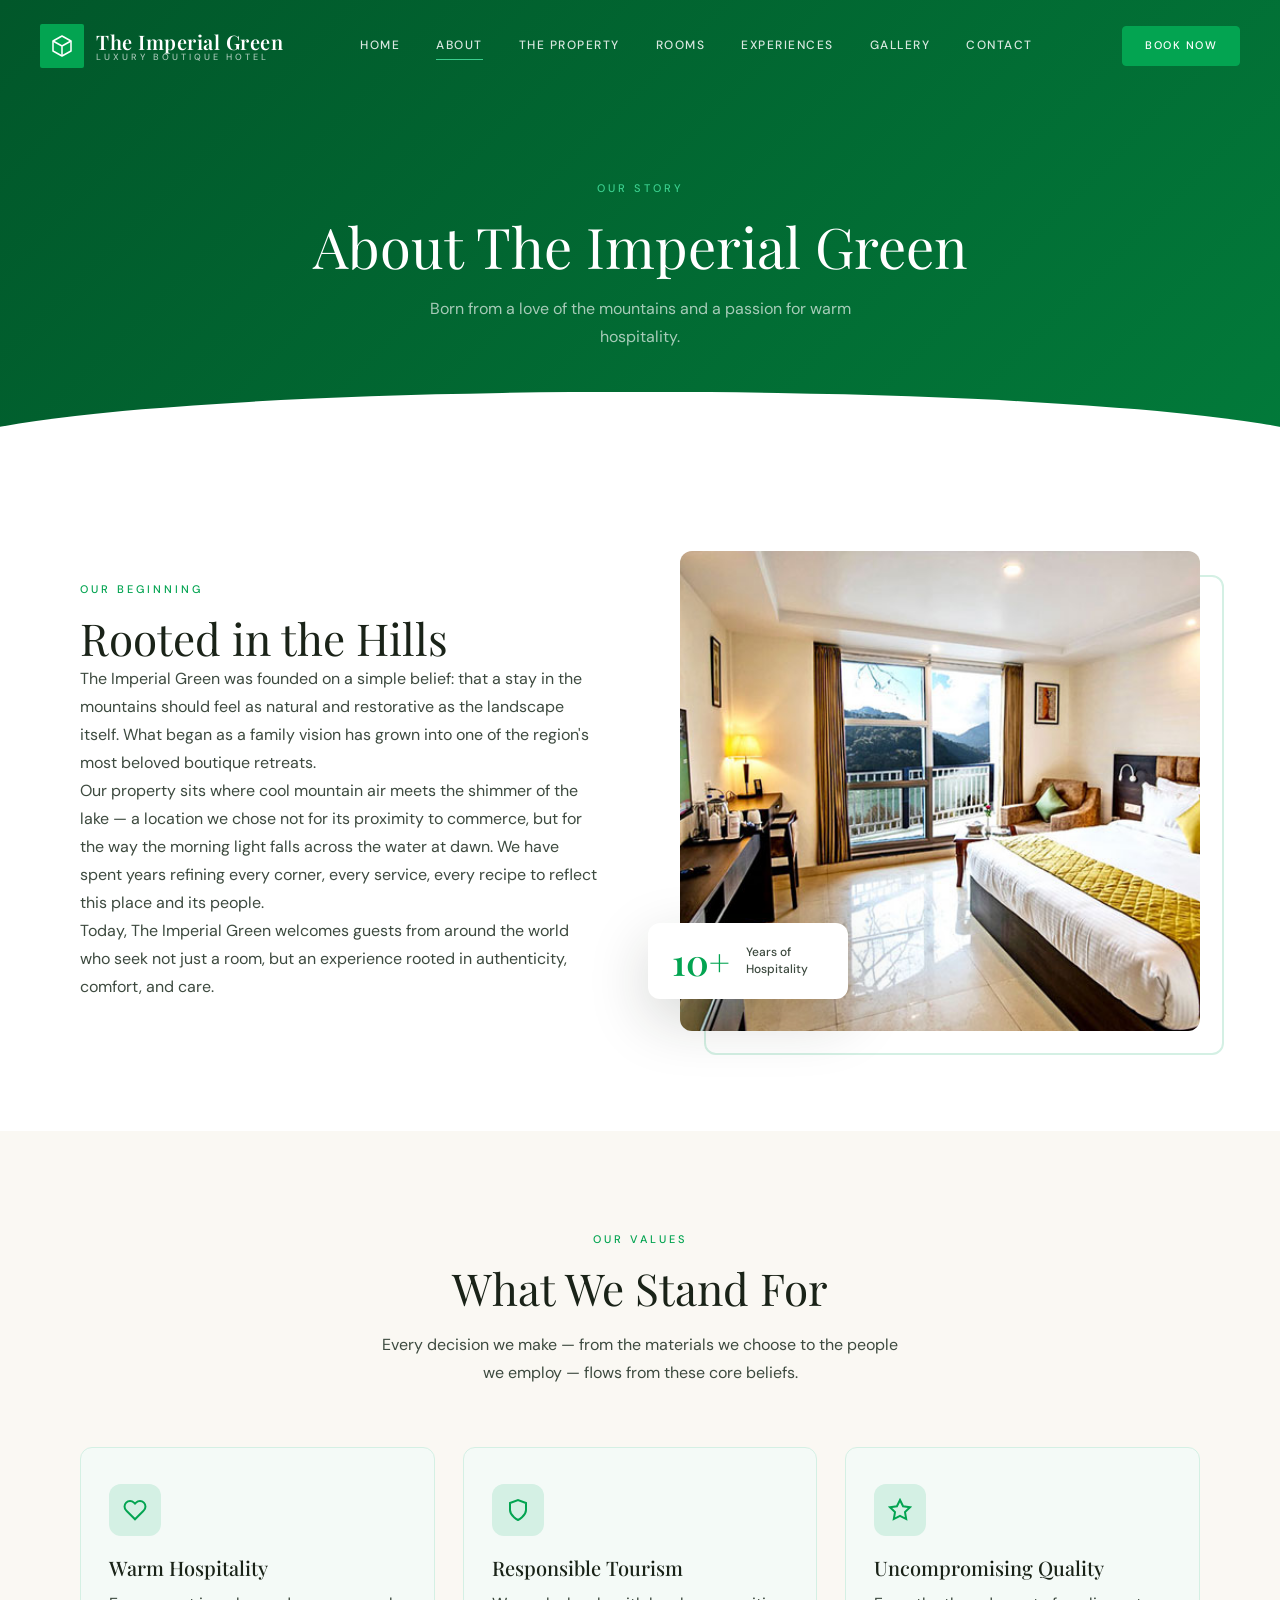
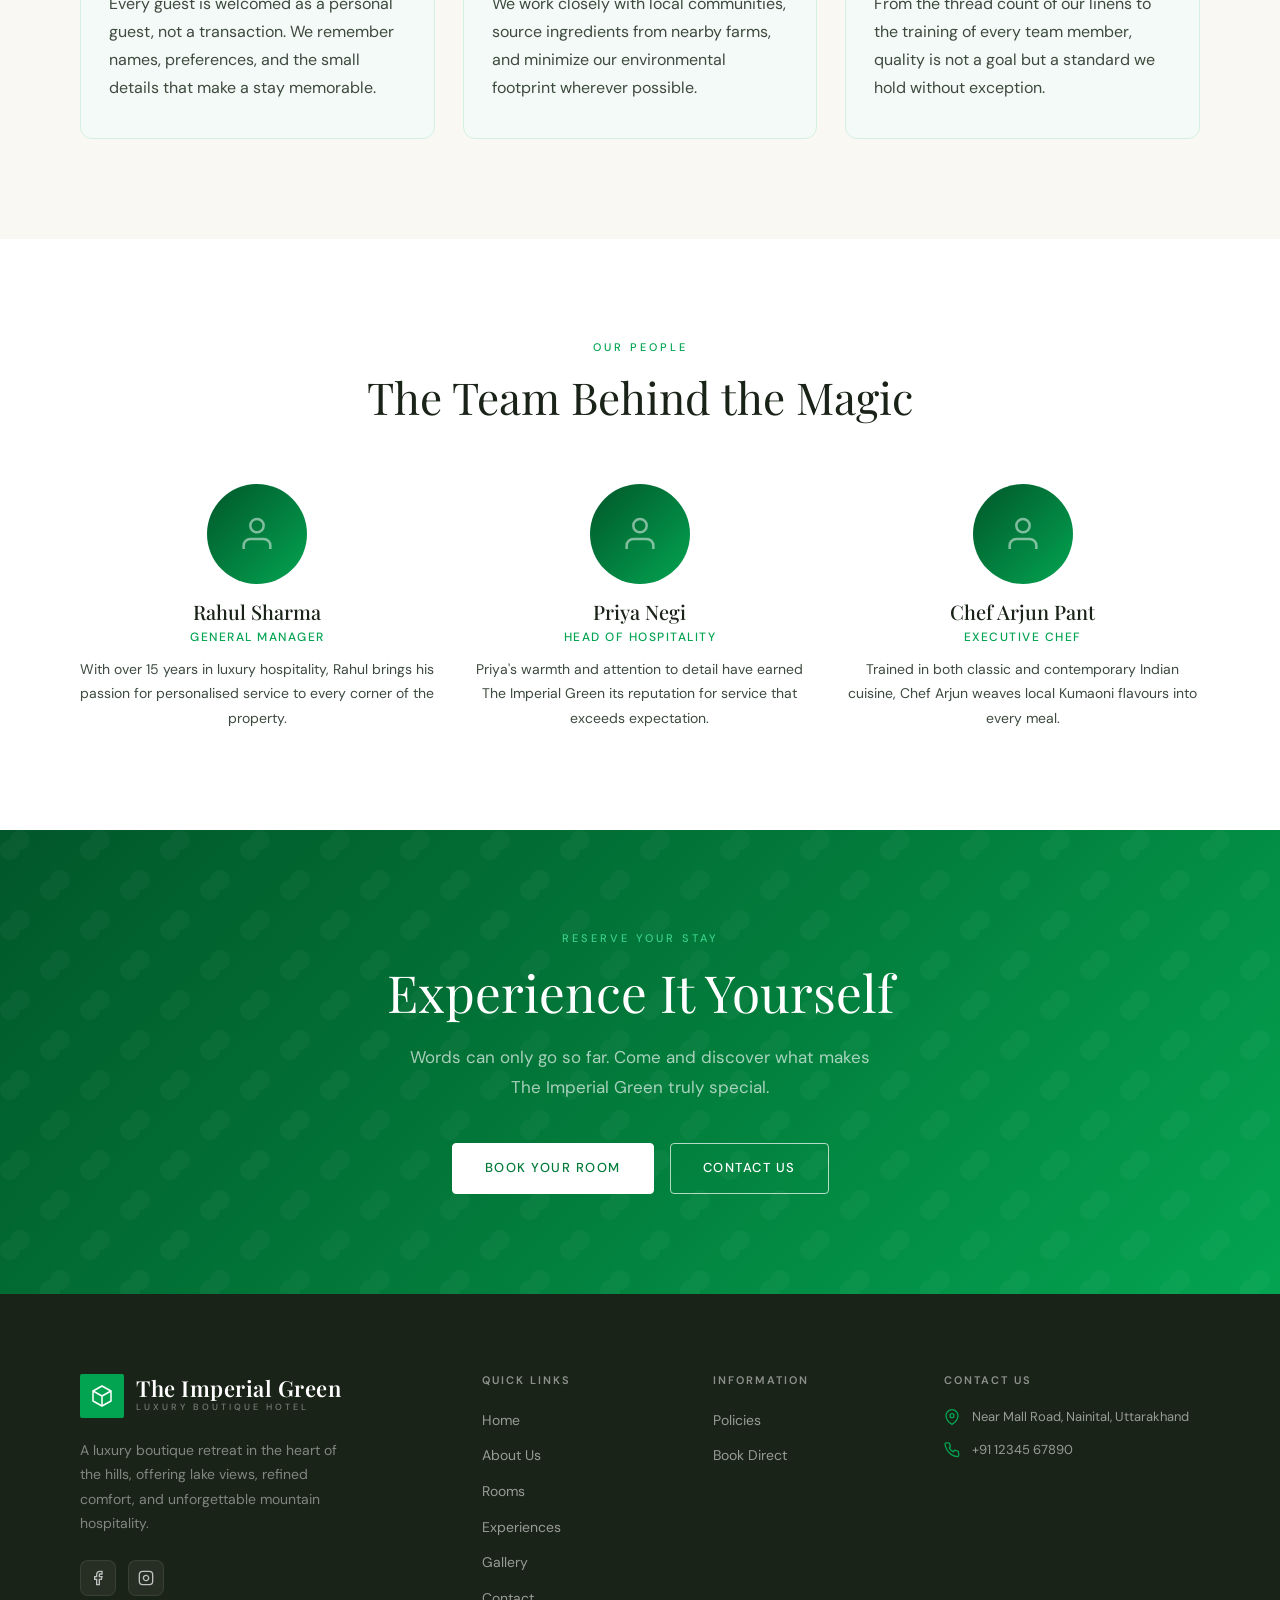
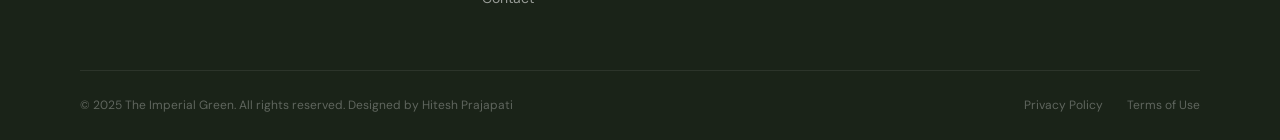
<file: about.html>
<!doctype html>
<html lang="en">
  <head>
    <meta charset="UTF-8" />
    <meta name="viewport" content="width=device-width, initial-scale=1.0" />
    <meta
      name="description"
      content="About The Imperial Green — Our story, our values, and the people who make every stay exceptional."
    />
    <title>About Us | The Imperial Green</title>
    <link rel="stylesheet" href="css/style.css" />
    <link rel="preconnect" href="https://fonts.googleapis.com" />
    <link rel="preconnect" href="https://fonts.gstatic.com" crossorigin />
    <style>
      .about-page-story {
        background: var(--white);
      }
      .story-grid {
        display: grid;
        grid-template-columns: 1fr 1fr;
        gap: 80px;
        align-items: center;
      }
      .values-grid {
        display: grid;
        grid-template-columns: repeat(3, 1fr);
        gap: 28px;
        margin-top: 60px;
      }
      .value-card {
        background: var(--green-bg);
        border-radius: var(--radius-lg);
        padding: 36px 28px;
        border: 1px solid var(--green-pale);
      }
      .value-icon {
        width: 52px;
        height: 52px;
        background: var(--green-pale);
        border-radius: 12px;
        display: flex;
        align-items: center;
        justify-content: center;
        margin-bottom: 20px;
      }
      .value-icon svg {
        width: 24px;
        height: 24px;
        stroke: var(--green);
        fill: none;
      }
      .value-card h3 {
        font-size: 20px;
        margin-bottom: 10px;
      }
      .team-grid {
        display: grid;
        grid-template-columns: repeat(3, 1fr);
        gap: 28px;
      }
      .team-card {
        text-align: center;
      }
      .team-avatar {
        width: 100px;
        height: 100px;
        border-radius: 50%;
        background: linear-gradient(135deg, var(--green-deep), var(--green));
        margin: 0 auto 16px;
        display: flex;
        align-items: center;
        justify-content: center;
      }
      .team-avatar svg {
        width: 40px;
        height: 40px;
        stroke: rgba(255, 255, 255, 0.5);
        fill: none;
      }
      .team-card h3 {
        font-size: 20px;
        margin-bottom: 4px;
      }
      .team-card .role {
        font-size: 12px;
        font-weight: 500;
        letter-spacing: 1.5px;
        text-transform: uppercase;
        color: var(--green);
        display: block;
        margin-bottom: 10px;
      }
      .team-card p {
        font-size: 14px;
      }
      @media (max-width: 768px) {
        .story-grid,
        .values-grid,
        .team-grid {
          grid-template-columns: 1fr;
          gap: 40px;
        }
      }
    </style>
  </head>
  <body>
    <!-- HEADER -->
    <header id="header" class="transparent">
      <div class="header-inner">
        <a href="index.html" class="logo">
          <div class="logo-wrap">
            <div class="logo-mark">
              <svg viewBox="0 0 24 24" fill="none">
                <path
                  d="M12 2L3 7v10l9 5 9-5V7L12 2z"
                  stroke="white"
                  stroke-width="1.5"
                  stroke-linejoin="round"
                />
                <path
                  d="M12 22V12M3 7l9 5 9-5"
                  stroke="white"
                  stroke-width="1.5"
                  stroke-linejoin="round"
                />
              </svg>
            </div>
            <div class="logo-text">
              <span class="logo-name">The Imperial Green</span>
              <span class="logo-tagline">Luxury Boutique Hotel</span>
            </div>
          </div>
        </a>
        <nav class="nav-links">
          <a href="index.html">Home</a>
          <a href="about.html" class="active">About</a>
          <a href="property.html">The Property</a>
          <a href="rooms.html">Rooms</a>
          <a href="experiences.html">Experiences</a>
          <a href="gallery.html">Gallery</a>
          <a href="contact.html">Contact</a>
        </nav>
        <div class="nav-book">
          <a
            href="https://bookings.theimperialgreen.com/?propertyId=11531"
            target="_blank"
            rel="noopener"
            class="btn btn-primary"
            >Book Now</a
          >
        </div>
        <button class="hamburger" id="hamburger" aria-label="Open menu">
          <span></span><span></span><span></span>
        </button>
      </div>
    </header>
    <nav class="mobile-nav" id="mobile-nav">
      <a href="index.html">Home</a><a href="about.html">About</a
      ><a href="property.html">The Property</a> <a href="rooms.html">Rooms</a
      ><a href="experiences.html">Experiences</a
      ><a href="gallery.html">Gallery</a>
      <a href="contact.html">Contact</a>
      <a
        href="https://bookings.theimperialgreen.com/?propertyId=11531"
        target="_blank"
        rel="noopener"
        class="btn btn-primary"
        >Book Now</a
      >
    </nav>

    <!-- PAGE HERO -->
    <div class="page-hero">
      <div class="container">
        <span class="eyebrow">Our Story</span>
        <h1>About The Imperial Green</h1>
        <p>
          Born from a love of the mountains and a passion for warm hospitality.
        </p>
      </div>
    </div>

    <!-- STORY -->
    <section class="about-page-story section">
      <div class="container">
        <div class="story-grid">
          <div class="reveal">
            <span class="eyebrow">Our Beginning</span>
            <h2>Rooted in the Hills</h2>
            <p>
              The Imperial Green was founded on a simple belief: that a stay in
              the mountains should feel as natural and restorative as the
              landscape itself. What began as a family vision has grown into one
              of the region's most beloved boutique retreats.
            </p>
            <p>
              Our property sits where cool mountain air meets the shimmer of the
              lake — a location we chose not for its proximity to commerce, but
              for the way the morning light falls across the water at dawn. We
              have spent years refining every corner, every service, every
              recipe to reflect this place and its people.
            </p>
            <p>
              Today, The Imperial Green welcomes guests from around the world
              who seek not just a room, but an experience rooted in
              authenticity, comfort, and care.
            </p>
          </div>
          <div
            class="about-image-wrap reveal reveal-delay-2"
            style="height: 480px"
          >
            <img
              src="assets/img/about/about-1.jpg"
              alt="Hotel founding story"
              class="about-img-main"
              loading="lazy"
              onerror="
                this.style.display = 'none';
                this.nextElementSibling.style.display = 'flex';
              "
            />
            <div
              style="
                display: none;
                width: 100%;
                height: 100%;
                border-radius: 12px;
                background: linear-gradient(135deg, #01572a, #3bcf8e);
                align-items: center;
                justify-content: center;
                position: absolute;
                inset: 0;
              "
            >
              <svg
                width="80"
                height="80"
                viewBox="0 0 24 24"
                fill="none"
                stroke="rgba(255,255,255,0.2)"
                stroke-width="1"
              >
                <path d="M3 9l9-7 9 7v11a2 2 0 0 1-2 2H5a2 2 0 0 1-2-2z" />
              </svg>
            </div>
            <div class="about-img-badge">
              <span class="about-badge-number">10+</span>
              <span class="about-badge-text">Years of<br />Hospitality</span>
            </div>
          </div>
        </div>
      </div>
    </section>

    <!-- VALUES -->
    <section class="section" style="background: var(--cream)">
      <div class="container">
        <div class="section-header center reveal">
          <span class="eyebrow">Our Values</span>
          <h2>What We Stand For</h2>
          <p>
            Every decision we make — from the materials we choose to the people
            we employ — flows from these core beliefs.
          </p>
        </div>
        <div class="values-grid">
          <div class="value-card reveal reveal-delay-1">
            <div class="value-icon">
              <svg viewBox="0 0 24 24" stroke-width="2">
                <path
                  d="M20.84 4.61a5.5 5.5 0 0 0-7.78 0L12 5.67l-1.06-1.06a5.5 5.5 0 0 0-7.78 7.78l1.06 1.06L12 21.23l7.78-7.78 1.06-1.06a5.5 5.5 0 0 0 0-7.78z"
                />
              </svg>
            </div>
            <h3>Warm Hospitality</h3>
            <p>
              Every guest is welcomed as a personal guest, not a transaction. We
              remember names, preferences, and the small details that make a
              stay memorable.
            </p>
          </div>
          <div class="value-card reveal reveal-delay-2">
            <div class="value-icon">
              <svg viewBox="0 0 24 24" stroke-width="2">
                <path d="M12 22s8-4 8-10V5l-8-3-8 3v7c0 6 8 10 8 10z" />
              </svg>
            </div>
            <h3>Responsible Tourism</h3>
            <p>
              We work closely with local communities, source ingredients from
              nearby farms, and minimize our environmental footprint wherever
              possible.
            </p>
          </div>
          <div class="value-card reveal reveal-delay-3">
            <div class="value-icon">
              <svg viewBox="0 0 24 24" stroke-width="2">
                <polygon
                  points="12 2 15.09 8.26 22 9.27 17 14.14 18.18 21.02 12 17.77 5.82 21.02 7 14.14 2 9.27 8.91 8.26 12 2"
                />
              </svg>
            </div>
            <h3>Uncompromising Quality</h3>
            <p>
              From the thread count of our linens to the training of every team
              member, quality is not a goal but a standard we hold without
              exception.
            </p>
          </div>
        </div>
      </div>
    </section>

    <!-- TEAM -->
    <section class="section">
      <div class="container">
        <div class="section-header center reveal">
          <span class="eyebrow">Our People</span>
          <h2>The Team Behind the Magic</h2>
        </div>
        <div class="team-grid">
          <div class="team-card reveal reveal-delay-1">
            <div class="team-avatar">
              <svg viewBox="0 0 24 24" stroke-width="1.5">
                <path d="M20 21v-2a4 4 0 0 0-4-4H8a4 4 0 0 0-4 4v2" />
                <circle cx="12" cy="7" r="4" />
              </svg>
            </div>
            <h3>Rahul Sharma</h3>
            <span class="role">General Manager</span>
            <p>
              With over 15 years in luxury hospitality, Rahul brings his passion
              for personalised service to every corner of the property.
            </p>
          </div>
          <div class="team-card reveal reveal-delay-2">
            <div class="team-avatar">
              <svg viewBox="0 0 24 24" stroke-width="1.5">
                <path d="M20 21v-2a4 4 0 0 0-4-4H8a4 4 0 0 0-4 4v2" />
                <circle cx="12" cy="7" r="4" />
              </svg>
            </div>
            <h3>Priya Negi</h3>
            <span class="role">Head of Hospitality</span>
            <p>
              Priya's warmth and attention to detail have earned The Imperial
              Green its reputation for service that exceeds expectation.
            </p>
          </div>
          <div class="team-card reveal reveal-delay-3">
            <div class="team-avatar">
              <svg viewBox="0 0 24 24" stroke-width="1.5">
                <path d="M20 21v-2a4 4 0 0 0-4-4H8a4 4 0 0 0-4 4v2" />
                <circle cx="12" cy="7" r="4" />
              </svg>
            </div>
            <h3>Chef Arjun Pant</h3>
            <span class="role">Executive Chef</span>
            <p>
              Trained in both classic and contemporary Indian cuisine, Chef
              Arjun weaves local Kumaoni flavours into every meal.
            </p>
          </div>
        </div>
      </div>
    </section>

    <!-- CTA -->
    <section id="cta">
      <div class="container reveal">
        <span class="eyebrow">Reserve Your Stay</span>
        <h2>Experience It Yourself</h2>
        <p>
          Words can only go so far. Come and discover what makes The Imperial
          Green truly special.
        </p>
        <div class="cta-buttons">
          <a
            href="https://bookings.theimperialgreen.com/?propertyId=11531"
            target="_blank"
            rel="noopener"
            class="btn btn-primary"
            style="
              background: white;
              color: var(--green-dark);
              border-color: white;
            "
            >Book Your Room</a
          >
          <a href="contact.html" class="btn btn-outline">Contact Us</a>
        </div>
      </div>
    </section>

    <!-- FOOTER -->
    <footer id="footer">
      <div class="container">
        <div class="footer-grid">
          <div class="footer-brand">
            <div class="logo-wrap">
              <div class="logo-mark">
                <svg viewBox="0 0 24 24" fill="none">
                  <path
                    d="M12 2L3 7v10l9 5 9-5V7L12 2z"
                    stroke="white"
                    stroke-width="1.5"
                    stroke-linejoin="round"
                  />
                  <path
                    d="M12 22V12M3 7l9 5 9-5"
                    stroke="white"
                    stroke-width="1.5"
                    stroke-linejoin="round"
                  />
                </svg>
              </div>
              <div class="logo-text">
                <span class="logo-name">The Imperial Green</span
                ><span class="logo-tagline">Luxury Boutique Hotel</span>
              </div>
            </div>
            <p class="footer-desc">
              A luxury boutique retreat in the heart of the hills, offering lake
              views, refined comfort, and unforgettable mountain hospitality.
            </p>
            <div class="social-links">
              <a href="#" class="social-link" aria-label="Facebook"
                ><svg viewBox="0 0 24 24" stroke-width="2">
                  <path
                    d="M18 2h-3a5 5 0 0 0-5 5v3H7v4h3v8h4v-8h3l1-4h-4V7a1 1 0 0 1 1-1h3z"
                  /></svg
              ></a>
              <a href="#" class="social-link" aria-label="Instagram"
                ><svg viewBox="0 0 24 24" stroke-width="2">
                  <rect x="2" y="2" width="20" height="20" rx="5" />
                  <path d="M16 11.37A4 4 0 1 1 12.63 8 4 4 0 0 1 16 11.37z" />
                  <line x1="17.5" y1="6.5" x2="17.51" y2="6.5" /></svg
              ></a>
            </div>
          </div>
          <div class="footer-col">
            <h4>Quick Links</h4>
            <ul>
              <li><a href="index.html">Home</a></li>
              <li><a href="about.html">About Us</a></li>
              <li><a href="rooms.html">Rooms</a></li>
              <li><a href="experiences.html">Experiences</a></li>
              <li><a href="gallery.html">Gallery</a></li>
              <li><a href="contact.html">Contact</a></li>
            </ul>
          </div>
          <div class="footer-col">
            <h4>Information</h4>
            <ul>
              <li><a href="policies.html">Policies</a></li>
              <li>
                <a
                  href="https://bookings.theimperialgreen.com/?propertyId=11531"
                  target="_blank"
                  rel="noopener"
                  >Book Direct</a
                >
              </li>
            </ul>
          </div>
          <div class="footer-col">
            <h4>Contact Us</h4>
            <div class="footer-contact">
              <div class="footer-contact-item">
                <svg viewBox="0 0 24 24" stroke-width="2">
                  <path d="M21 10c0 7-9 13-9 13s-9-6-9-13a9 9 0 0 1 18 0z" />
                  <circle cx="12" cy="10" r="3" /></svg
                ><span>Near Mall Road, Nainital, Uttarakhand</span>
              </div>
              <div class="footer-contact-item">
                <svg viewBox="0 0 24 24" stroke-width="2">
                  <path
                    d="M22 16.92v3a2 2 0 0 1-2.18 2 19.79 19.79 0 0 1-8.63-3.07A19.5 19.5 0 0 1 4.69 12 19.79 19.79 0 0 1 1.61 3.38 2 2 0 0 1 3.6 1.22h3a2 2 0 0 1 2 1.72c.127.96.361 1.903.7 2.81a2 2 0 0 1-.45 2.11L7.91 8.82a16 16 0 0 0 6.06 6.06l.95-1.95a2 2 0 0 1 2.11-.45c.907.339 1.85.573 2.81.7a2 2 0 0 1 1.72 2.04z"
                  /></svg
                ><span><a href="tel:+911234567890">+91 12345 67890</a></span>
              </div>
            </div>
          </div>
        </div>
        <div class="footer-bottom">
          <p>
            &copy; 2025 The Imperial Green. All rights reserved. Designed by
            <a href="https://github.com/autistickyrios" target="_blank"
              >Hitesh Prajapati</a
            >
          </p>
          <div class="footer-bottom-links">
            <a href="policies.html">Privacy Policy</a
            ><a href="policies.html#terms">Terms of Use</a>
          </div>
        </div>
      </div>
    </footer>

    <script src="js/main.js"></script>
  </body>
</html>
</file>
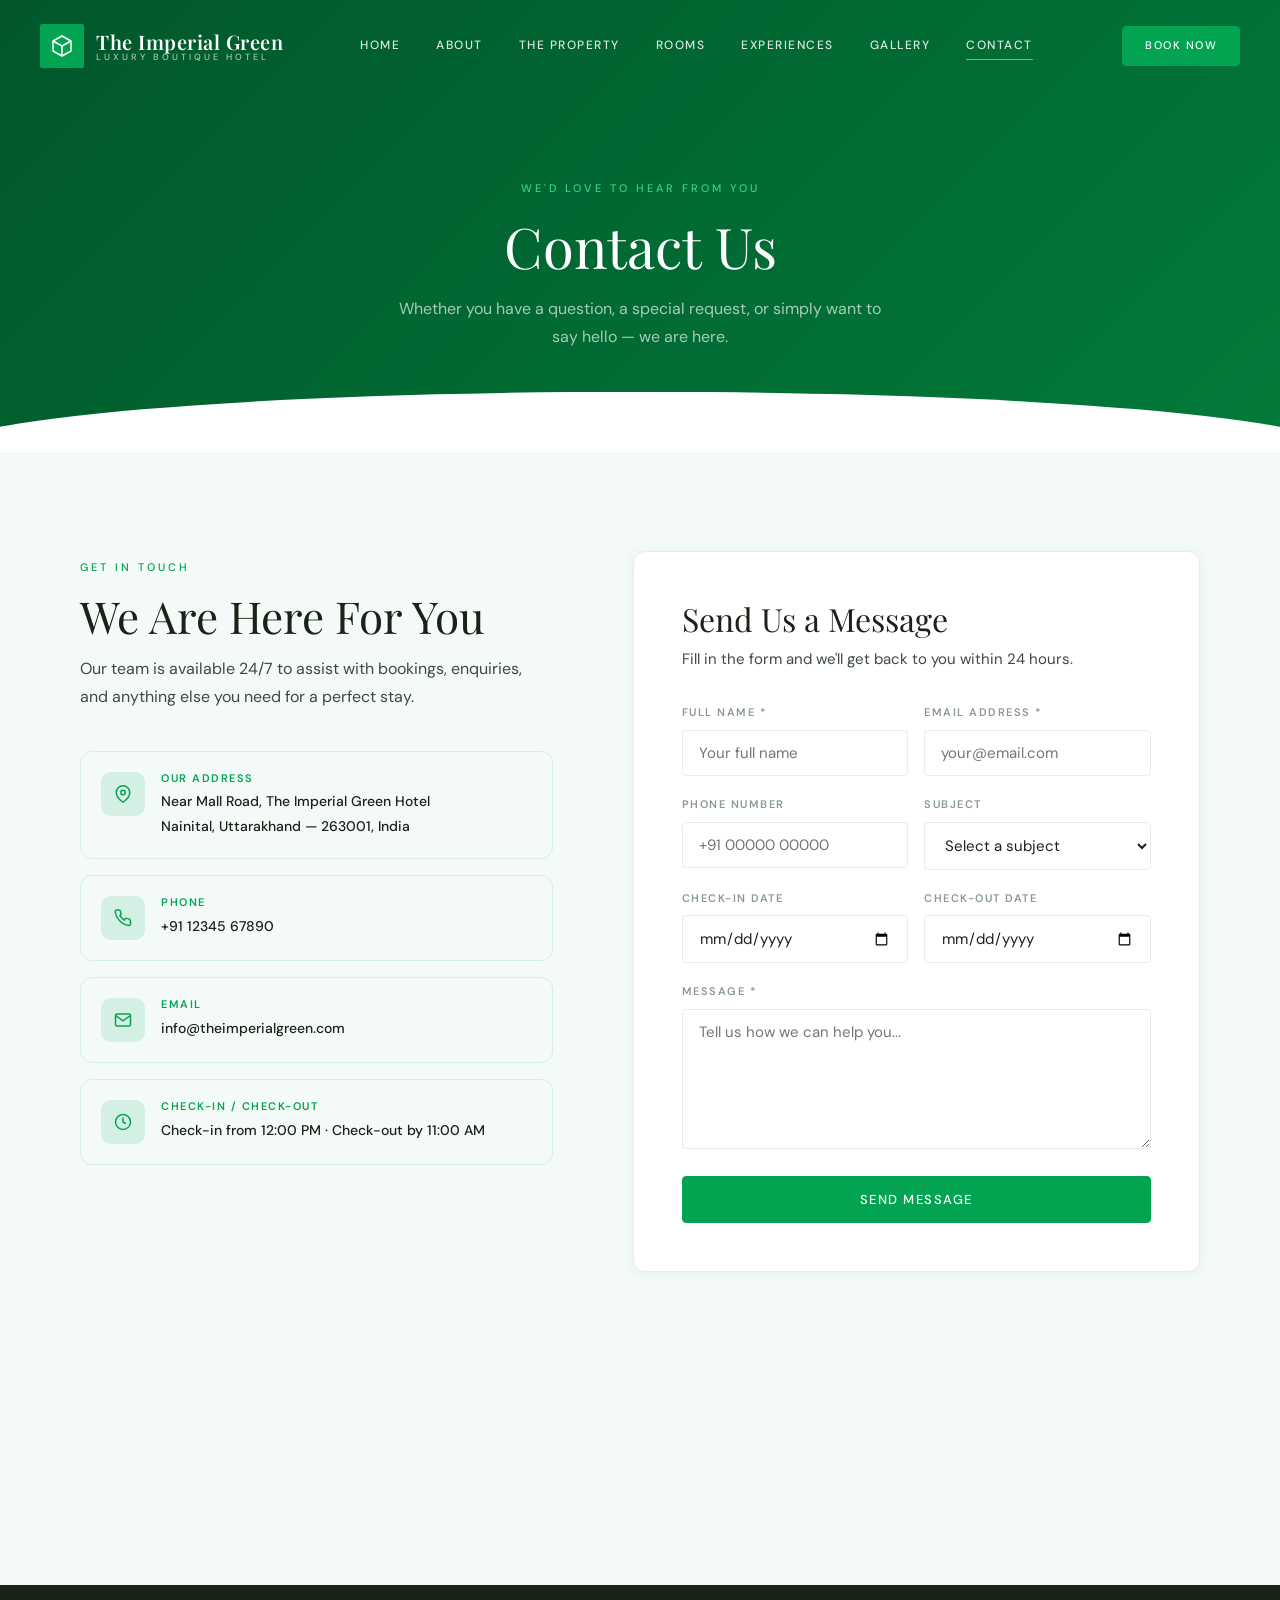
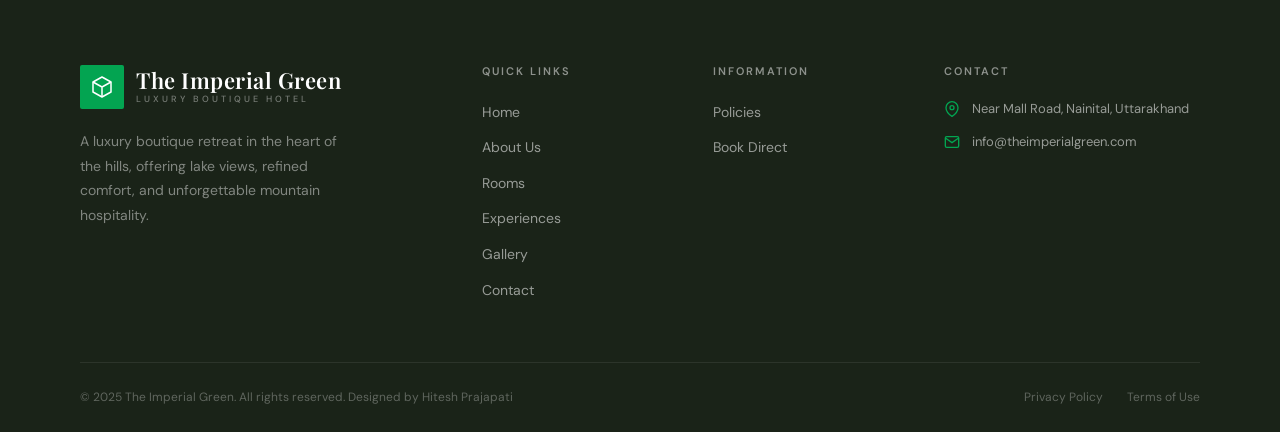
<file: contact.html>
<!doctype html>
<html lang="en">
  <head>
    <meta charset="UTF-8" />
    <meta name="viewport" content="width=device-width, initial-scale=1.0" />
    <meta
      name="description"
      content="Contact The Imperial Green — Reach us by phone, email, or visit us in Nainital."
    />
    <title>Contact | The Imperial Green</title>
    <link rel="stylesheet" href="css/style.css" />
    <link rel="preconnect" href="https://fonts.googleapis.com" />
    <link rel="preconnect" href="https://fonts.gstatic.com" crossorigin />
    <style>
      .contact-page-grid {
        display: grid;
        grid-template-columns: 1fr 1.2fr;
        gap: 80px;
        align-items: start;
      }
      .contact-form-wrap {
        background: var(--white);
        border: 1px solid var(--neutral-light);
        border-radius: var(--radius-lg);
        padding: 48px;
        box-shadow: var(--shadow-sm);
      }
      .contact-form-wrap h2 {
        font-size: 32px;
        margin-bottom: 8px;
      }
      .contact-form-wrap > p {
        font-size: 15px;
        margin-bottom: 32px;
      }
      .form-group {
        margin-bottom: 20px;
      }
      .form-group label {
        display: block;
        font-size: 11px;
        font-weight: 600;
        letter-spacing: 1.5px;
        text-transform: uppercase;
        color: var(--neutral-muted);
        margin-bottom: 8px;
      }
      .form-group input,
      .form-group select,
      .form-group textarea {
        width: 100%;
        padding: 12px 16px;
        border: 1px solid var(--neutral-light);
        border-radius: var(--radius);
        font-family: var(--font-body);
        font-size: 15px;
        color: var(--neutral-dark);
        transition: var(--transition);
        outline: none;
        background: var(--white);
      }
      .form-group input:focus,
      .form-group select:focus,
      .form-group textarea:focus {
        border-color: var(--green);
        box-shadow: 0 0 0 3px rgba(3, 164, 81, 0.1);
      }
      .form-group textarea {
        height: 140px;
        resize: vertical;
      }
      .form-row {
        display: grid;
        grid-template-columns: 1fr 1fr;
        gap: 16px;
      }
      .contact-info-panel {
        padding-top: 8px;
      }
      .contact-info-panel h2 {
        margin-bottom: 12px;
      }
      .contact-info-panel > p {
        margin-bottom: 40px;
      }
      .contact-info-cards {
        display: flex;
        flex-direction: column;
        gap: 16px;
        margin-bottom: 40px;
      }
      .contact-info-card {
        display: flex;
        align-items: flex-start;
        gap: 16px;
        padding: 20px;
        background: var(--green-bg);
        border-radius: var(--radius-lg);
        border: 1px solid var(--green-pale);
      }
      .contact-info-card .contact-icon {
        flex-shrink: 0;
      }
      .contact-info-card h4 {
        font-family: var(--font-body);
        font-size: 11px;
        font-weight: 600;
        letter-spacing: 1.5px;
        text-transform: uppercase;
        color: var(--green);
        margin-bottom: 4px;
      }
      .contact-info-card p {
        font-size: 14px;
        color: var(--neutral-dark);
        font-weight: 500;
        margin: 0;
      }
      .contact-info-card a {
        color: var(--neutral-dark);
        transition: var(--transition);
      }
      .contact-info-card a:hover {
        color: var(--green);
      }
      .map-embed-small {
        height: 280px;
        border-radius: var(--radius-lg);
        overflow: hidden;
      }
      .map-embed-small iframe {
        width: 100%;
        height: 100%;
        border: none;
      }
      .success-msg {
        display: none;
        padding: 16px;
        background: var(--green-pale);
        border: 1px solid var(--green);
        border-radius: var(--radius);
        color: var(--green-dark);
        font-size: 14px;
        font-weight: 500;
        margin-bottom: 20px;
      }
      @media (max-width: 768px) {
        .contact-page-grid {
          grid-template-columns: 1fr;
          gap: 48px;
        }
        .form-row {
          grid-template-columns: 1fr;
        }
        .contact-form-wrap {
          padding: 28px;
        }
      }
    </style>
  </head>
  <body>
    <!-- HEADER -->
    <header id="header" class="transparent">
      <div class="header-inner">
        <a href="index.html" class="logo">
          <div class="logo-wrap">
            <div class="logo-mark">
              <svg viewBox="0 0 24 24" fill="none">
                <path
                  d="M12 2L3 7v10l9 5 9-5V7L12 2z"
                  stroke="white"
                  stroke-width="1.5"
                  stroke-linejoin="round"
                />
                <path
                  d="M12 22V12M3 7l9 5 9-5"
                  stroke="white"
                  stroke-width="1.5"
                  stroke-linejoin="round"
                />
              </svg>
            </div>
            <div class="logo-text">
              <span class="logo-name">The Imperial Green</span
              ><span class="logo-tagline">Luxury Boutique Hotel</span>
            </div>
          </div>
        </a>
        <nav class="nav-links">
          <a href="index.html">Home</a><a href="about.html">About</a
          ><a href="property.html">The Property</a>
          <a href="rooms.html">Rooms</a
          ><a href="experiences.html">Experiences</a>
          <a href="gallery.html">Gallery</a
          ><a href="contact.html" class="active">Contact</a>
        </nav>
        <div class="nav-book">
          <a
            href="https://bookings.theimperialgreen.com/?propertyId=11531"
            target="_blank"
            rel="noopener"
            class="btn btn-primary"
            >Book Now</a
          >
        </div>
        <button class="hamburger" id="hamburger" aria-label="Open menu">
          <span></span><span></span><span></span>
        </button>
      </div>
    </header>
    <nav class="mobile-nav" id="mobile-nav">
      <a href="index.html">Home</a><a href="about.html">About</a
      ><a href="property.html">The Property</a> <a href="rooms.html">Rooms</a
      ><a href="experiences.html">Experiences</a
      ><a href="gallery.html">Gallery</a>
      <a href="contact.html">Contact</a>
      <a
        href="https://bookings.theimperialgreen.com/?propertyId=11531"
        target="_blank"
        rel="noopener"
        class="btn btn-primary"
        >Book Now</a
      >
    </nav>

    <!-- PAGE HERO -->
    <div class="page-hero">
      <div class="container">
        <span class="eyebrow">We'd Love to Hear From You</span>
        <h1>Contact Us</h1>
        <p>
          Whether you have a question, a special request, or simply want to say
          hello — we are here.
        </p>
      </div>
    </div>

    <!-- CONTACT -->
    <section class="section" style="background: var(--green-bg)">
      <div class="container">
        <div class="contact-page-grid">
          <!-- Info -->
          <div class="contact-info-panel reveal">
            <span class="eyebrow">Get in Touch</span>
            <h2>We Are Here For You</h2>
            <p>
              Our team is available 24/7 to assist with bookings, enquiries, and
              anything else you need for a perfect stay.
            </p>

            <div class="contact-info-cards">
              <div class="contact-info-card">
                <div class="contact-icon">
                  <svg
                    width="20"
                    height="20"
                    viewBox="0 0 24 24"
                    fill="none"
                    stroke="var(--green)"
                    stroke-width="2"
                  >
                    <path d="M21 10c0 7-9 13-9 13s-9-6-9-13a9 9 0 0 1 18 0z" />
                    <circle cx="12" cy="10" r="3" />
                  </svg>
                </div>
                <div>
                  <h4>Our Address</h4>
                  <p>
                    Near Mall Road, The Imperial Green Hotel<br />Nainital,
                    Uttarakhand — 263001, India
                  </p>
                </div>
              </div>
              <div class="contact-info-card">
                <div class="contact-icon">
                  <svg
                    width="20"
                    height="20"
                    viewBox="0 0 24 24"
                    fill="none"
                    stroke="var(--green)"
                    stroke-width="2"
                  >
                    <path
                      d="M22 16.92v3a2 2 0 0 1-2.18 2 19.79 19.79 0 0 1-8.63-3.07A19.5 19.5 0 0 1 4.69 12 19.79 19.79 0 0 1 1.61 3.38 2 2 0 0 1 3.6 1.22h3a2 2 0 0 1 2 1.72c.127.96.361 1.903.7 2.81a2 2 0 0 1-.45 2.11L7.91 8.82a16 16 0 0 0 6.06 6.06l.95-1.95a2 2 0 0 1 2.11-.45c.907.339 1.85.573 2.81.7a2 2 0 0 1 1.72 2.04z"
                    />
                  </svg>
                </div>
                <div>
                  <h4>Phone</h4>
                  <p><a href="tel:+911234567890">+91 12345 67890</a></p>
                </div>
              </div>
              <div class="contact-info-card">
                <div class="contact-icon">
                  <svg
                    width="20"
                    height="20"
                    viewBox="0 0 24 24"
                    fill="none"
                    stroke="var(--green)"
                    stroke-width="2"
                  >
                    <path
                      d="M4 4h16c1.1 0 2 .9 2 2v12c0 1.1-.9 2-2 2H4c-1.1 0-2-.9-2-2V6c0-1.1.9-2 2-2z"
                    />
                    <polyline points="22,6 12,13 2,6" />
                  </svg>
                </div>
                <div>
                  <h4>Email</h4>
                  <p>
                    <a href="mailto:info@theimperialgreen.com"
                      >info@theimperialgreen.com</a
                    >
                  </p>
                </div>
              </div>
              <div class="contact-info-card">
                <div class="contact-icon">
                  <svg
                    width="20"
                    height="20"
                    viewBox="0 0 24 24"
                    fill="none"
                    stroke="var(--green)"
                    stroke-width="2"
                  >
                    <circle cx="12" cy="12" r="10" />
                    <polyline points="12 6 12 12 16 14" />
                  </svg>
                </div>
                <div>
                  <h4>Check-in / Check-out</h4>
                  <p>Check-in from 12:00 PM · Check-out by 11:00 AM</p>
                </div>
              </div>
            </div>

            <div class="map-embed-small">
              <iframe
                src="https://www.google.com/maps/embed?pb=!1m18!1m12!1m3!1d3412.0!2d79.4688!3d29.3778!2m3!1f0!2f0!3f0!3m2!1i1024!2i768!4f13.1!3m3!1m2!1s0x0%3A0x0!2zTmFpbml0YWw!5e0!3m2!1sen!2sin!4v1"
                allowfullscreen=""
                loading="lazy"
                referrerpolicy="no-referrer-when-downgrade"
                title="The Imperial Green location"
              ></iframe>
            </div>
          </div>

          <!-- Form -->
          <div class="contact-form-wrap reveal reveal-delay-2">
            <h2>Send Us a Message</h2>
            <p>Fill in the form and we'll get back to you within 24 hours.</p>
            <div class="success-msg" id="contact-success">
              ✓ Thank you! Your message has been sent. We'll be in touch
              shortly.
            </div>
            <form id="contact-form" novalidate>
              <div class="form-row">
                <div class="form-group">
                  <label for="name">Full Name *</label>
                  <input
                    type="text"
                    id="name"
                    name="name"
                    placeholder="Your full name"
                    required
                  />
                </div>
                <div class="form-group">
                  <label for="email">Email Address *</label>
                  <input
                    type="email"
                    id="email"
                    name="email"
                    placeholder="your@email.com"
                    required
                  />
                </div>
              </div>
              <div class="form-row">
                <div class="form-group">
                  <label for="phone">Phone Number</label>
                  <input
                    type="tel"
                    id="phone"
                    name="phone"
                    placeholder="+91 00000 00000"
                  />
                </div>
                <div class="form-group">
                  <label for="subject">Subject</label>
                  <select id="subject" name="subject">
                    <option value="">Select a subject</option>
                    <option value="booking">Room Booking Enquiry</option>
                    <option value="special">Special Request</option>
                    <option value="events">Events &amp; Functions</option>
                    <option value="feedback">Feedback</option>
                    <option value="other">Other</option>
                  </select>
                </div>
              </div>
              <div class="form-row">
                <div class="form-group">
                  <label for="checkin-contact">Check-in Date</label>
                  <input type="date" id="checkin-contact" name="checkin" />
                </div>
                <div class="form-group">
                  <label for="checkout-contact">Check-out Date</label>
                  <input type="date" id="checkout-contact" name="checkout" />
                </div>
              </div>
              <div class="form-group">
                <label for="message">Message *</label>
                <textarea
                  id="message"
                  name="message"
                  placeholder="Tell us how we can help you..."
                  required
                ></textarea>
              </div>
              <button
                type="submit"
                class="btn btn-primary"
                style="width: 100%; justify-content: center"
              >
                Send Message
              </button>
            </form>
          </div>
        </div>
      </div>
    </section>

    <!-- FOOTER -->
    <footer id="footer">
      <div class="container">
        <div class="footer-grid">
          <div class="footer-brand">
            <div class="logo-wrap">
              <div class="logo-mark">
                <svg viewBox="0 0 24 24" fill="none">
                  <path
                    d="M12 2L3 7v10l9 5 9-5V7L12 2z"
                    stroke="white"
                    stroke-width="1.5"
                    stroke-linejoin="round"
                  />
                  <path
                    d="M12 22V12M3 7l9 5 9-5"
                    stroke="white"
                    stroke-width="1.5"
                    stroke-linejoin="round"
                  />
                </svg>
              </div>
              <div class="logo-text">
                <span class="logo-name">The Imperial Green</span
                ><span class="logo-tagline">Luxury Boutique Hotel</span>
              </div>
            </div>
            <p class="footer-desc">
              A luxury boutique retreat in the heart of the hills, offering lake
              views, refined comfort, and unforgettable mountain hospitality.
            </p>
          </div>
          <div class="footer-col">
            <h4>Quick Links</h4>
            <ul>
              <li><a href="index.html">Home</a></li>
              <li><a href="about.html">About Us</a></li>
              <li><a href="rooms.html">Rooms</a></li>
              <li><a href="experiences.html">Experiences</a></li>
              <li><a href="gallery.html">Gallery</a></li>
              <li><a href="contact.html">Contact</a></li>
            </ul>
          </div>
          <div class="footer-col">
            <h4>Information</h4>
            <ul>
              <li><a href="policies.html">Policies</a></li>
              <li>
                <a
                  href="https://bookings.theimperialgreen.com/?propertyId=11531"
                  target="_blank"
                  rel="noopener"
                  >Book Direct</a
                >
              </li>
            </ul>
          </div>
          <div class="footer-col">
            <h4>Contact</h4>
            <div class="footer-contact">
              <div class="footer-contact-item">
                <svg viewBox="0 0 24 24" stroke-width="2">
                  <path d="M21 10c0 7-9 13-9 13s-9-6-9-13a9 9 0 0 1 18 0z" />
                  <circle cx="12" cy="10" r="3" /></svg
                ><span>Near Mall Road, Nainital, Uttarakhand</span>
              </div>
              <div class="footer-contact-item">
                <svg viewBox="0 0 24 24" stroke-width="2">
                  <path
                    d="M4 4h16c1.1 0 2 .9 2 2v12c0 1.1-.9 2-2 2H4c-1.1 0-2-.9-2-2V6c0-1.1.9-2 2-2z"
                  />
                  <polyline points="22,6 12,13 2,6" /></svg
                ><span
                  ><a href="mailto:info@theimperialgreen.com"
                    >info@theimperialgreen.com</a
                  ></span
                >
              </div>
            </div>
          </div>
        </div>
        <div class="footer-bottom">
          <p>
            &copy; 2025 The Imperial Green. All rights reserved. Designed by
            <a href="https://github.com/autistickyrios" target="_blank"
              >Hitesh Prajapati</a
            >
          </p>
          <div class="footer-bottom-links">
            <a href="policies.html">Privacy Policy</a
            ><a href="policies.html#terms">Terms of Use</a>
          </div>
        </div>
      </div>
    </footer>

    <script src="js/main.js"></script>
    <script>
      // Contact form — simulate submission
      document
        .getElementById("contact-form")
        ?.addEventListener("submit", function (e) {
          e.preventDefault();
          document.getElementById("contact-success").style.display = "block";
          this.reset();
          this.scrollIntoView({ behavior: "smooth", block: "start" });
        });
    </script>
  </body>
</html>
</file>
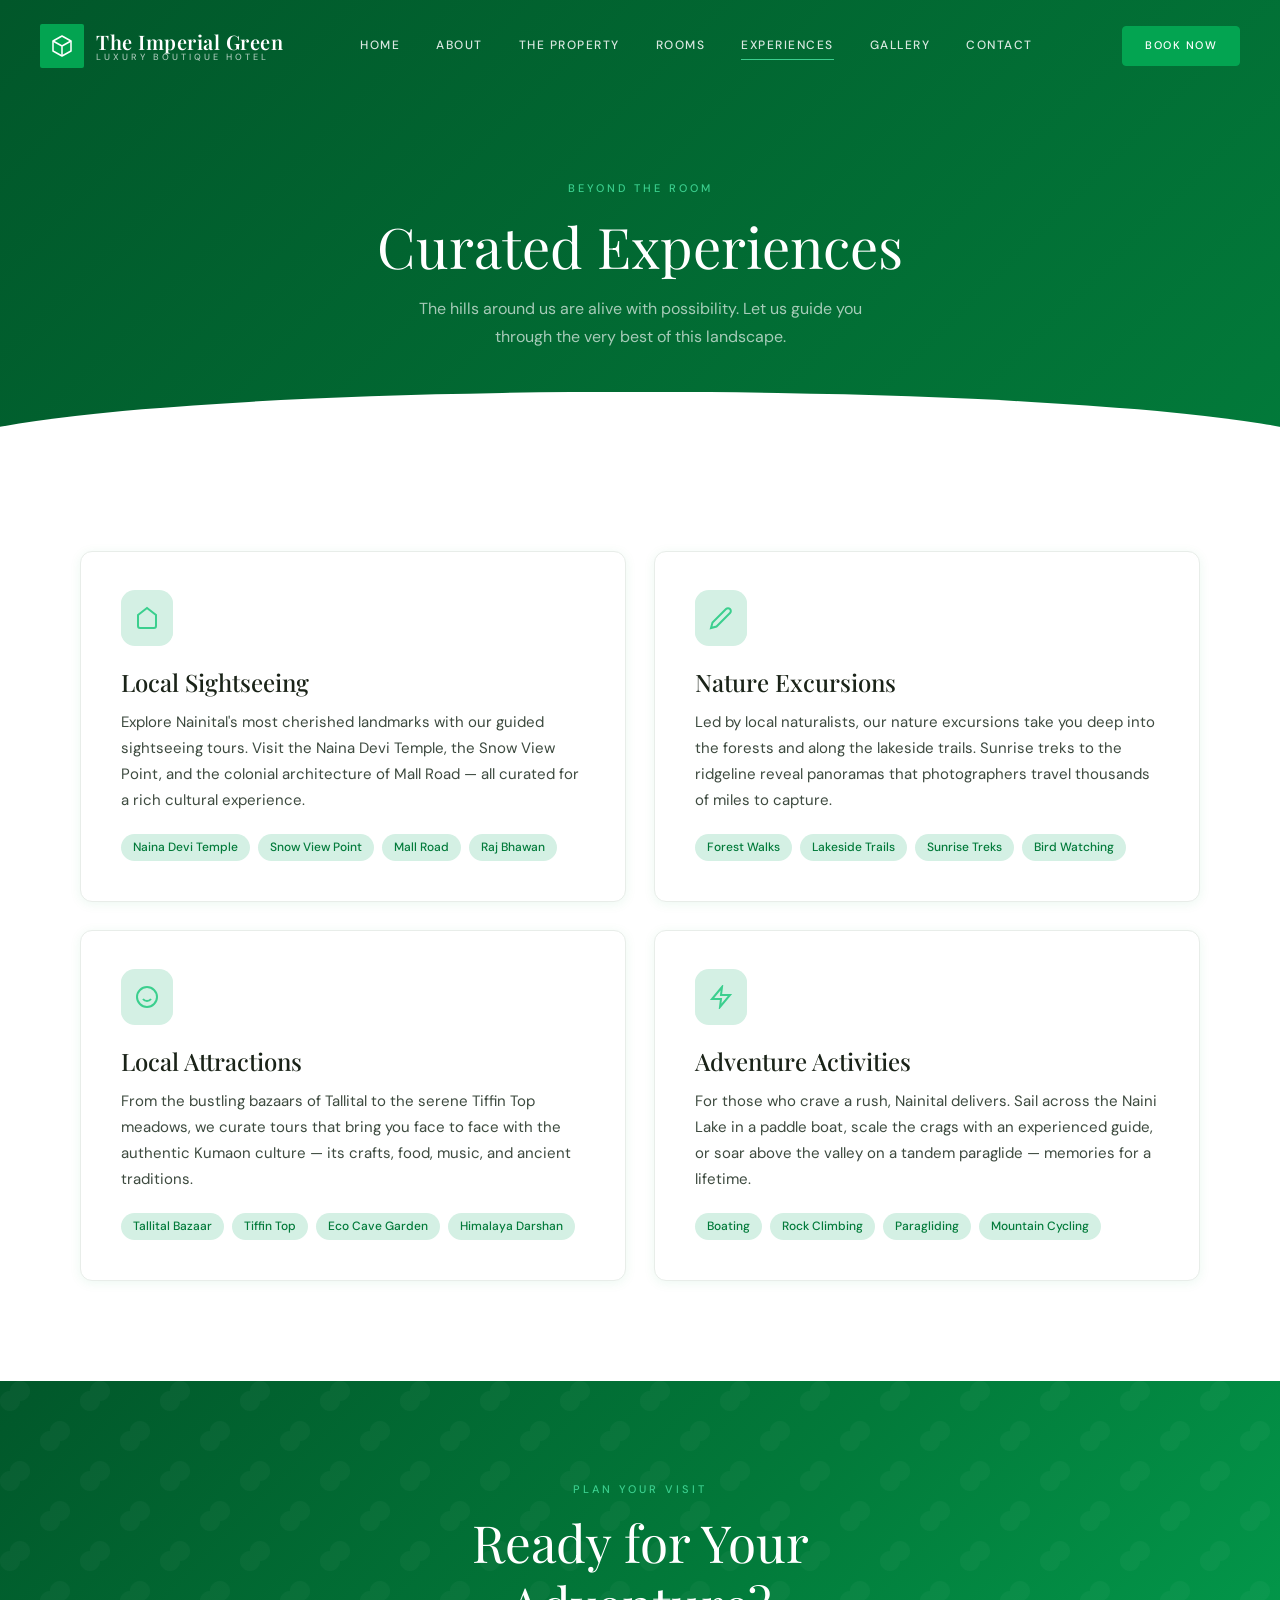
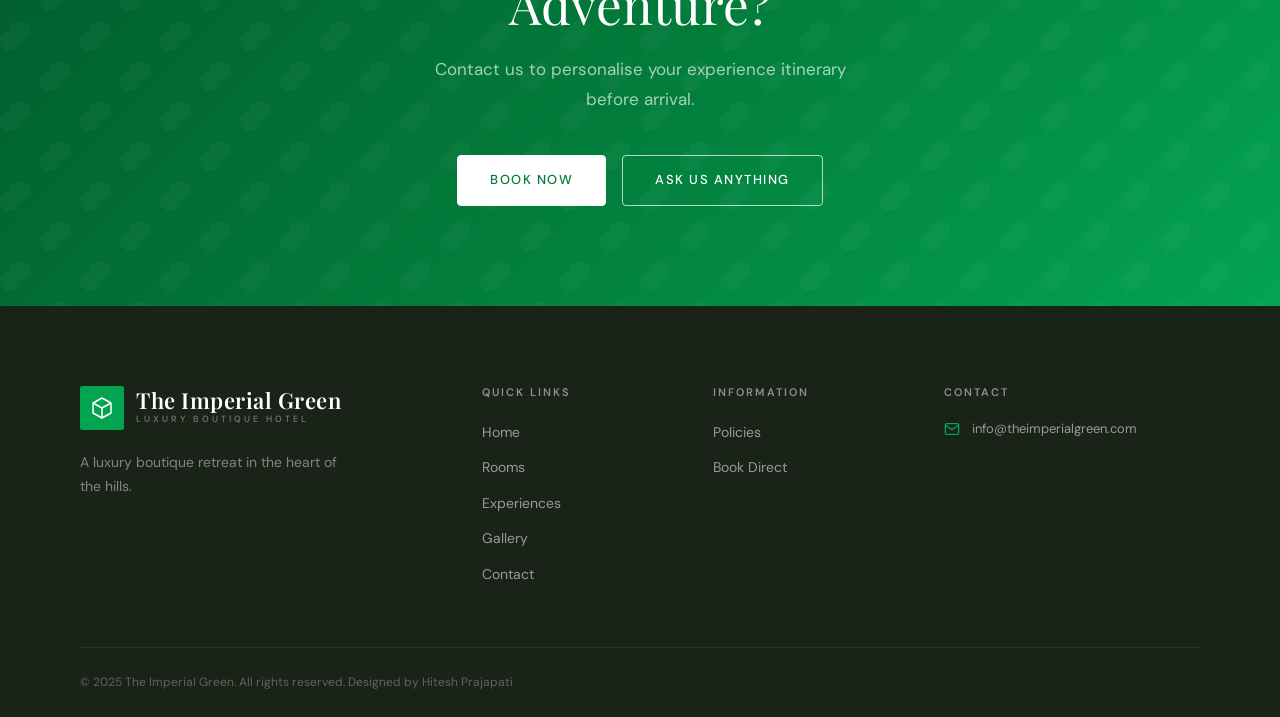
<file: experiences.html>
<!doctype html>
<html lang="en">
  <head>
    <meta charset="UTF-8" />
    <meta name="viewport" content="width=device-width, initial-scale=1.0" />
    <meta
      name="description"
      content="Experiences at The Imperial Green — Sightseeing, nature treks, local attractions, and adventure activities."
    />
    <title>Experiences | The Imperial Green</title>
    <link rel="stylesheet" href="css/style.css" />
    <link rel="preconnect" href="https://fonts.googleapis.com" />
    <link rel="preconnect" href="https://fonts.gstatic.com" crossorigin />
    <style>
      .exp-full-grid {
        display: grid;
        grid-template-columns: repeat(2, 1fr);
        gap: 28px;
      }
      .exp-card-full {
        background: var(--white);
        border: 1px solid var(--neutral-light);
        border-radius: var(--radius-lg);
        padding: 40px;
        box-shadow: var(--shadow-sm);
        transition: var(--transition);
      }
      .exp-card-full:hover {
        transform: translateY(-4px);
        box-shadow: var(--shadow-md);
        border-color: var(--green-pale);
      }
      .exp-card-full .exp-icon {
        margin-bottom: 24px;
      }
      .exp-card-full h3 {
        font-size: 24px;
        margin-bottom: 12px;
      }
      .exp-card-full p {
        font-size: 15px;
        line-height: 1.75;
      }
      .exp-highlights {
        display: flex;
        flex-wrap: wrap;
        gap: 8px;
        margin-top: 20px;
      }
      .exp-highlight {
        font-size: 12px;
        font-weight: 500;
        color: var(--green-dark);
        background: var(--green-pale);
        padding: 4px 12px;
        border-radius: 100px;
      }
      @media (max-width: 768px) {
        .exp-full-grid {
          grid-template-columns: 1fr;
        }
      }
    </style>
  </head>
  <body>
    <header id="header" class="transparent">
      <div class="header-inner">
        <a href="index.html" class="logo"
          ><div class="logo-wrap">
            <div class="logo-mark">
              <svg viewBox="0 0 24 24" fill="none">
                <path
                  d="M12 2L3 7v10l9 5 9-5V7L12 2z"
                  stroke="white"
                  stroke-width="1.5"
                  stroke-linejoin="round"
                />
                <path
                  d="M12 22V12M3 7l9 5 9-5"
                  stroke="white"
                  stroke-width="1.5"
                  stroke-linejoin="round"
                />
              </svg>
            </div>
            <div class="logo-text">
              <span class="logo-name">The Imperial Green</span
              ><span class="logo-tagline">Luxury Boutique Hotel</span>
            </div>
          </div></a
        >
        <nav class="nav-links">
          <a href="index.html">Home</a><a href="about.html">About</a
          ><a href="property.html">The Property</a>
          <a href="rooms.html">Rooms</a
          ><a href="experiences.html" class="active">Experiences</a>
          <a href="gallery.html">Gallery</a><a href="contact.html">Contact</a>
        </nav>
        <div class="nav-book">
          <a
            href="https://bookings.theimperialgreen.com/?propertyId=11531"
            target="_blank"
            rel="noopener"
            class="btn btn-primary"
            >Book Now</a
          >
        </div>
        <button class="hamburger" id="hamburger" aria-label="Open menu">
          <span></span><span></span><span></span>
        </button>
      </div>
    </header>
    <nav class="mobile-nav" id="mobile-nav">
      <a href="index.html">Home</a><a href="about.html">About</a
      ><a href="property.html">The Property</a> <a href="rooms.html">Rooms</a
      ><a href="experiences.html">Experiences</a
      ><a href="gallery.html">Gallery</a>
      <a href="contact.html">Contact</a>
      <a
        href="https://bookings.theimperialgreen.com/?propertyId=11531"
        target="_blank"
        rel="noopener"
        class="btn btn-primary"
        >Book Now</a
      >
    </nav>
    <div class="page-hero">
      <div class="container">
        <span class="eyebrow">Beyond the Room</span>
        <h1>Curated Experiences</h1>
        <p>
          The hills around us are alive with possibility. Let us guide you
          through the very best of this landscape.
        </p>
      </div>
    </div>

    <section class="section">
      <div class="container">
        <div class="exp-full-grid">
          <div class="exp-card-full reveal reveal-delay-1">
            <div class="exp-icon">
              <div
                style="
                  width: 56px;
                  height: 56px;
                  background: var(--green-pale);
                  border-radius: 14px;
                  display: flex;
                  align-items: center;
                  justify-content: center;
                "
              >
                <svg
                  width="26"
                  height="26"
                  viewBox="0 0 24 24"
                  fill="none"
                  stroke="var(--green)"
                  stroke-width="2"
                >
                  <path d="M3 9l9-7 9 7v11a2 2 0 0 1-2 2H5a2 2 0 0 1-2-2z" />
                </svg>
              </div>
            </div>
            <h3>Local Sightseeing</h3>
            <p>
              Explore Nainital's most cherished landmarks with our guided
              sightseeing tours. Visit the Naina Devi Temple, the Snow View
              Point, and the colonial architecture of Mall Road — all curated
              for a rich cultural experience.
            </p>
            <div class="exp-highlights">
              <span class="exp-highlight">Naina Devi Temple</span
              ><span class="exp-highlight">Snow View Point</span
              ><span class="exp-highlight">Mall Road</span
              ><span class="exp-highlight">Raj Bhawan</span>
            </div>
          </div>
          <div class="exp-card-full reveal reveal-delay-2">
            <div class="exp-icon">
              <div
                style="
                  width: 56px;
                  height: 56px;
                  background: var(--green-pale);
                  border-radius: 14px;
                  display: flex;
                  align-items: center;
                  justify-content: center;
                "
              >
                <svg
                  width="26"
                  height="26"
                  viewBox="0 0 24 24"
                  fill="none"
                  stroke="var(--green)"
                  stroke-width="2"
                >
                  <path
                    d="M17 3a2.828 2.828 0 1 1 4 4L7.5 20.5 2 22l1.5-5.5L17 3z"
                  />
                </svg>
              </div>
            </div>
            <h3>Nature Excursions</h3>
            <p>
              Led by local naturalists, our nature excursions take you deep into
              the forests and along the lakeside trails. Sunrise treks to the
              ridgeline reveal panoramas that photographers travel thousands of
              miles to capture.
            </p>
            <div class="exp-highlights">
              <span class="exp-highlight">Forest Walks</span
              ><span class="exp-highlight">Lakeside Trails</span
              ><span class="exp-highlight">Sunrise Treks</span
              ><span class="exp-highlight">Bird Watching</span>
            </div>
          </div>
          <div class="exp-card-full reveal reveal-delay-1">
            <div class="exp-icon">
              <div
                style="
                  width: 56px;
                  height: 56px;
                  background: var(--green-pale);
                  border-radius: 14px;
                  display: flex;
                  align-items: center;
                  justify-content: center;
                "
              >
                <svg
                  width="26"
                  height="26"
                  viewBox="0 0 24 24"
                  fill="none"
                  stroke="var(--green)"
                  stroke-width="2"
                >
                  <circle cx="12" cy="12" r="10" />
                  <path d="M8 14s1.5 2 4 2 4-2 4-2" />
                  <line x1="9" y1="9" x2="9.01" y2="9" />
                  <line x1="15" y1="9" x2="15.01" y2="9" />
                </svg>
              </div>
            </div>
            <h3>Local Attractions</h3>
            <p>
              From the bustling bazaars of Tallital to the serene Tiffin Top
              meadows, we curate tours that bring you face to face with the
              authentic Kumaon culture — its crafts, food, music, and ancient
              traditions.
            </p>
            <div class="exp-highlights">
              <span class="exp-highlight">Tallital Bazaar</span
              ><span class="exp-highlight">Tiffin Top</span
              ><span class="exp-highlight">Eco Cave Garden</span
              ><span class="exp-highlight">Himalaya Darshan</span>
            </div>
          </div>
          <div class="exp-card-full reveal reveal-delay-2">
            <div class="exp-icon">
              <div
                style="
                  width: 56px;
                  height: 56px;
                  background: var(--green-pale);
                  border-radius: 14px;
                  display: flex;
                  align-items: center;
                  justify-content: center;
                "
              >
                <svg
                  width="26"
                  height="26"
                  viewBox="0 0 24 24"
                  fill="none"
                  stroke="var(--green)"
                  stroke-width="2"
                >
                  <polygon points="13 2 3 14 12 14 11 22 21 10 12 10 13 2" />
                </svg>
              </div>
            </div>
            <h3>Adventure Activities</h3>
            <p>
              For those who crave a rush, Nainital delivers. Sail across the
              Naini Lake in a paddle boat, scale the crags with an experienced
              guide, or soar above the valley on a tandem paraglide — memories
              for a lifetime.
            </p>
            <div class="exp-highlights">
              <span class="exp-highlight">Boating</span
              ><span class="exp-highlight">Rock Climbing</span
              ><span class="exp-highlight">Paragliding</span
              ><span class="exp-highlight">Mountain Cycling</span>
            </div>
          </div>
        </div>
      </div>
    </section>

    <section id="cta">
      <div class="container reveal">
        <span class="eyebrow">Plan Your Visit</span>
        <h2>Ready for Your Adventure?</h2>
        <p>
          Contact us to personalise your experience itinerary before arrival.
        </p>
        <div class="cta-buttons">
          <a
            href="https://bookings.theimperialgreen.com/?propertyId=11531"
            target="_blank"
            rel="noopener"
            class="btn btn-primary"
            style="
              background: white;
              color: var(--green-dark);
              border-color: white;
            "
            >Book Now</a
          ><a href="contact.html" class="btn btn-outline">Ask Us Anything</a>
        </div>
      </div>
    </section>
    <footer id="footer">
      <div class="container">
        <div class="footer-grid">
          <div class="footer-brand">
            <div class="logo-wrap">
              <div class="logo-mark">
                <svg viewBox="0 0 24 24" fill="none">
                  <path
                    d="M12 2L3 7v10l9 5 9-5V7L12 2z"
                    stroke="white"
                    stroke-width="1.5"
                    stroke-linejoin="round"
                  />
                  <path
                    d="M12 22V12M3 7l9 5 9-5"
                    stroke="white"
                    stroke-width="1.5"
                    stroke-linejoin="round"
                  />
                </svg>
              </div>
              <div class="logo-text">
                <span class="logo-name">The Imperial Green</span
                ><span class="logo-tagline">Luxury Boutique Hotel</span>
              </div>
            </div>
            <p class="footer-desc">
              A luxury boutique retreat in the heart of the hills.
            </p>
          </div>
          <div class="footer-col">
            <h4>Quick Links</h4>
            <ul>
              <li><a href="index.html">Home</a></li>
              <li><a href="rooms.html">Rooms</a></li>
              <li><a href="experiences.html">Experiences</a></li>
              <li><a href="gallery.html">Gallery</a></li>
              <li><a href="contact.html">Contact</a></li>
            </ul>
          </div>
          <div class="footer-col">
            <h4>Information</h4>
            <ul>
              <li><a href="policies.html">Policies</a></li>
              <li>
                <a
                  href="https://bookings.theimperialgreen.com/?propertyId=11531"
                  target="_blank"
                  rel="noopener"
                  >Book Direct</a
                >
              </li>
            </ul>
          </div>
          <div class="footer-col">
            <h4>Contact</h4>
            <div class="footer-contact">
              <div class="footer-contact-item">
                <svg viewBox="0 0 24 24" stroke-width="2">
                  <path
                    d="M4 4h16c1.1 0 2 .9 2 2v12c0 1.1-.9 2-2 2H4c-1.1 0-2-.9-2-2V6c0-1.1.9-2 2-2z"
                  />
                  <polyline points="22,6 12,13 2,6" /></svg
                ><span
                  ><a href="mailto:info@theimperialgreen.com"
                    >info@theimperialgreen.com</a
                  ></span
                >
              </div>
            </div>
          </div>
        </div>
        <div class="footer-bottom">
          <p>
            &copy; 2025 The Imperial Green. All rights reserved. Designed by
            <a href="https://github.com/autistickyrios" target="_blank"
              >Hitesh Prajapati</a
            >
          </p>
        </div>
      </div>
    </footer>
    <script src="js/main.js"></script>
  </body>
</html>
</file>
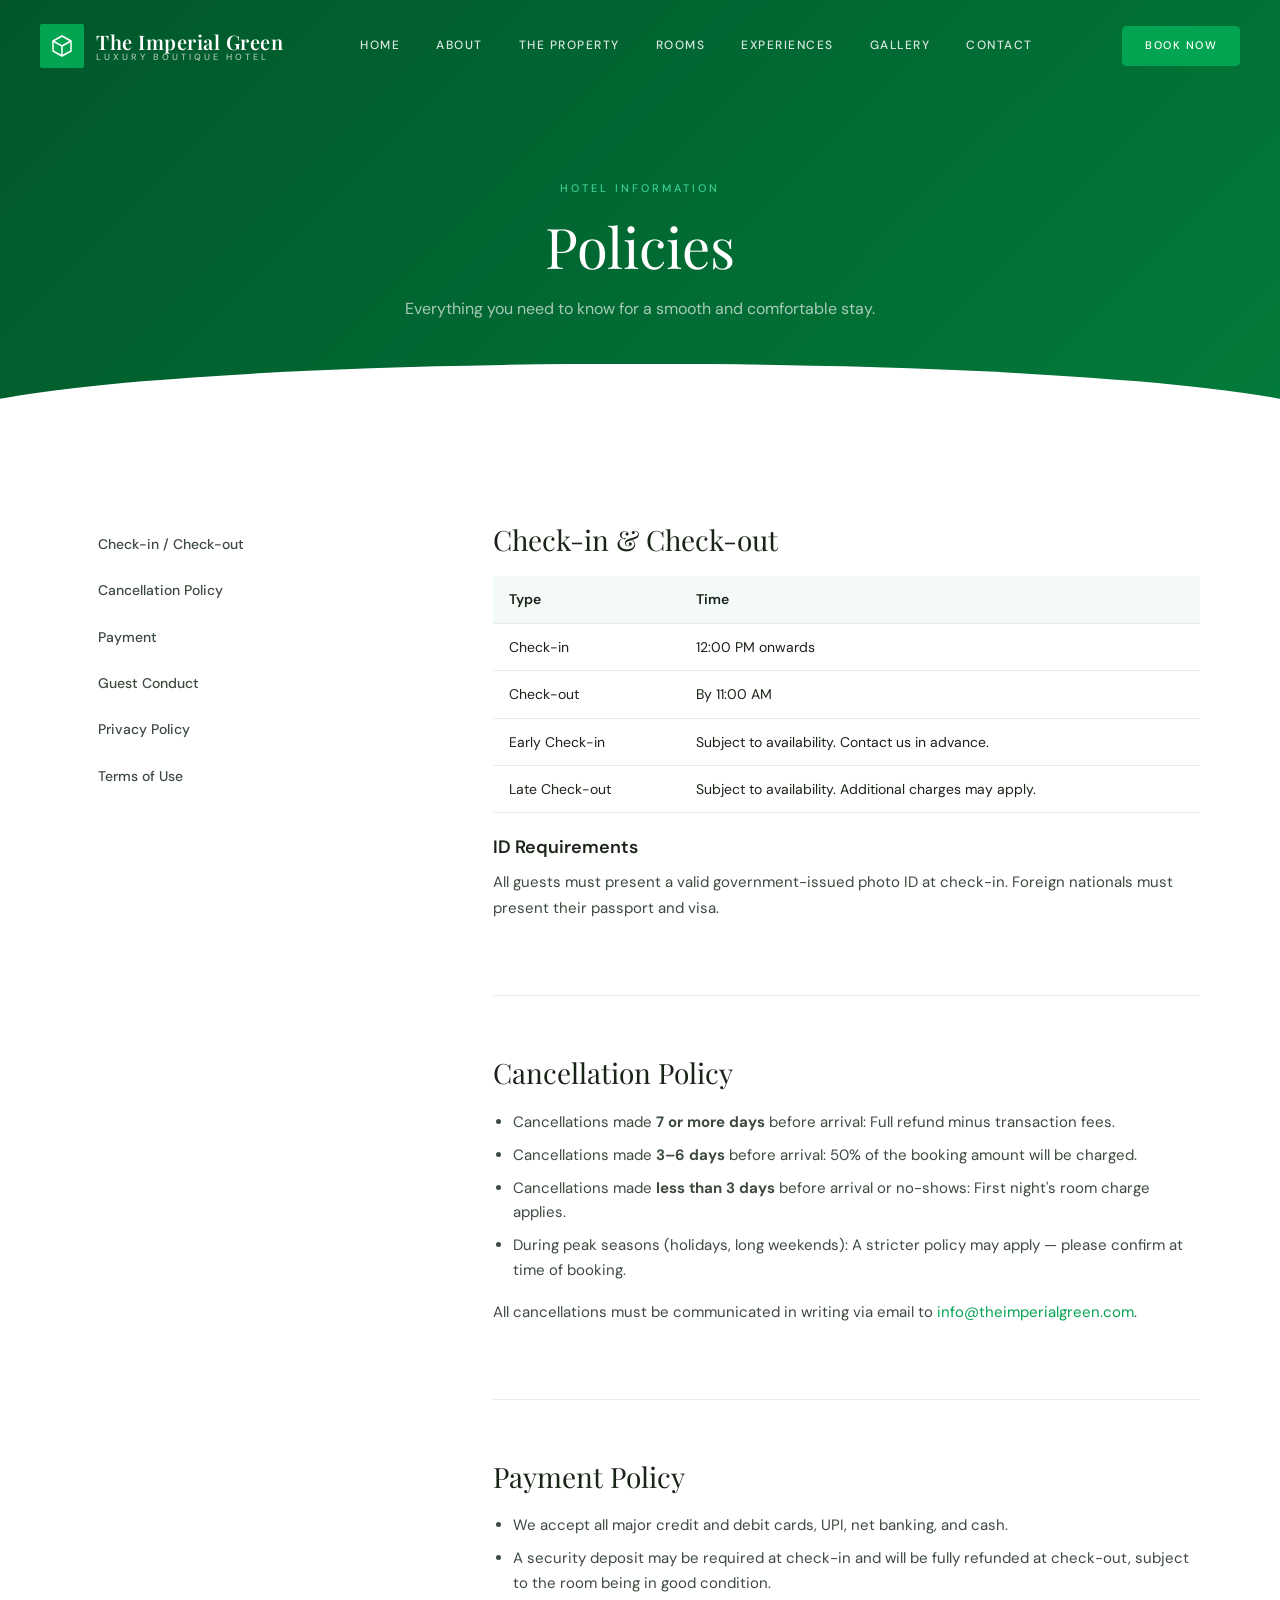
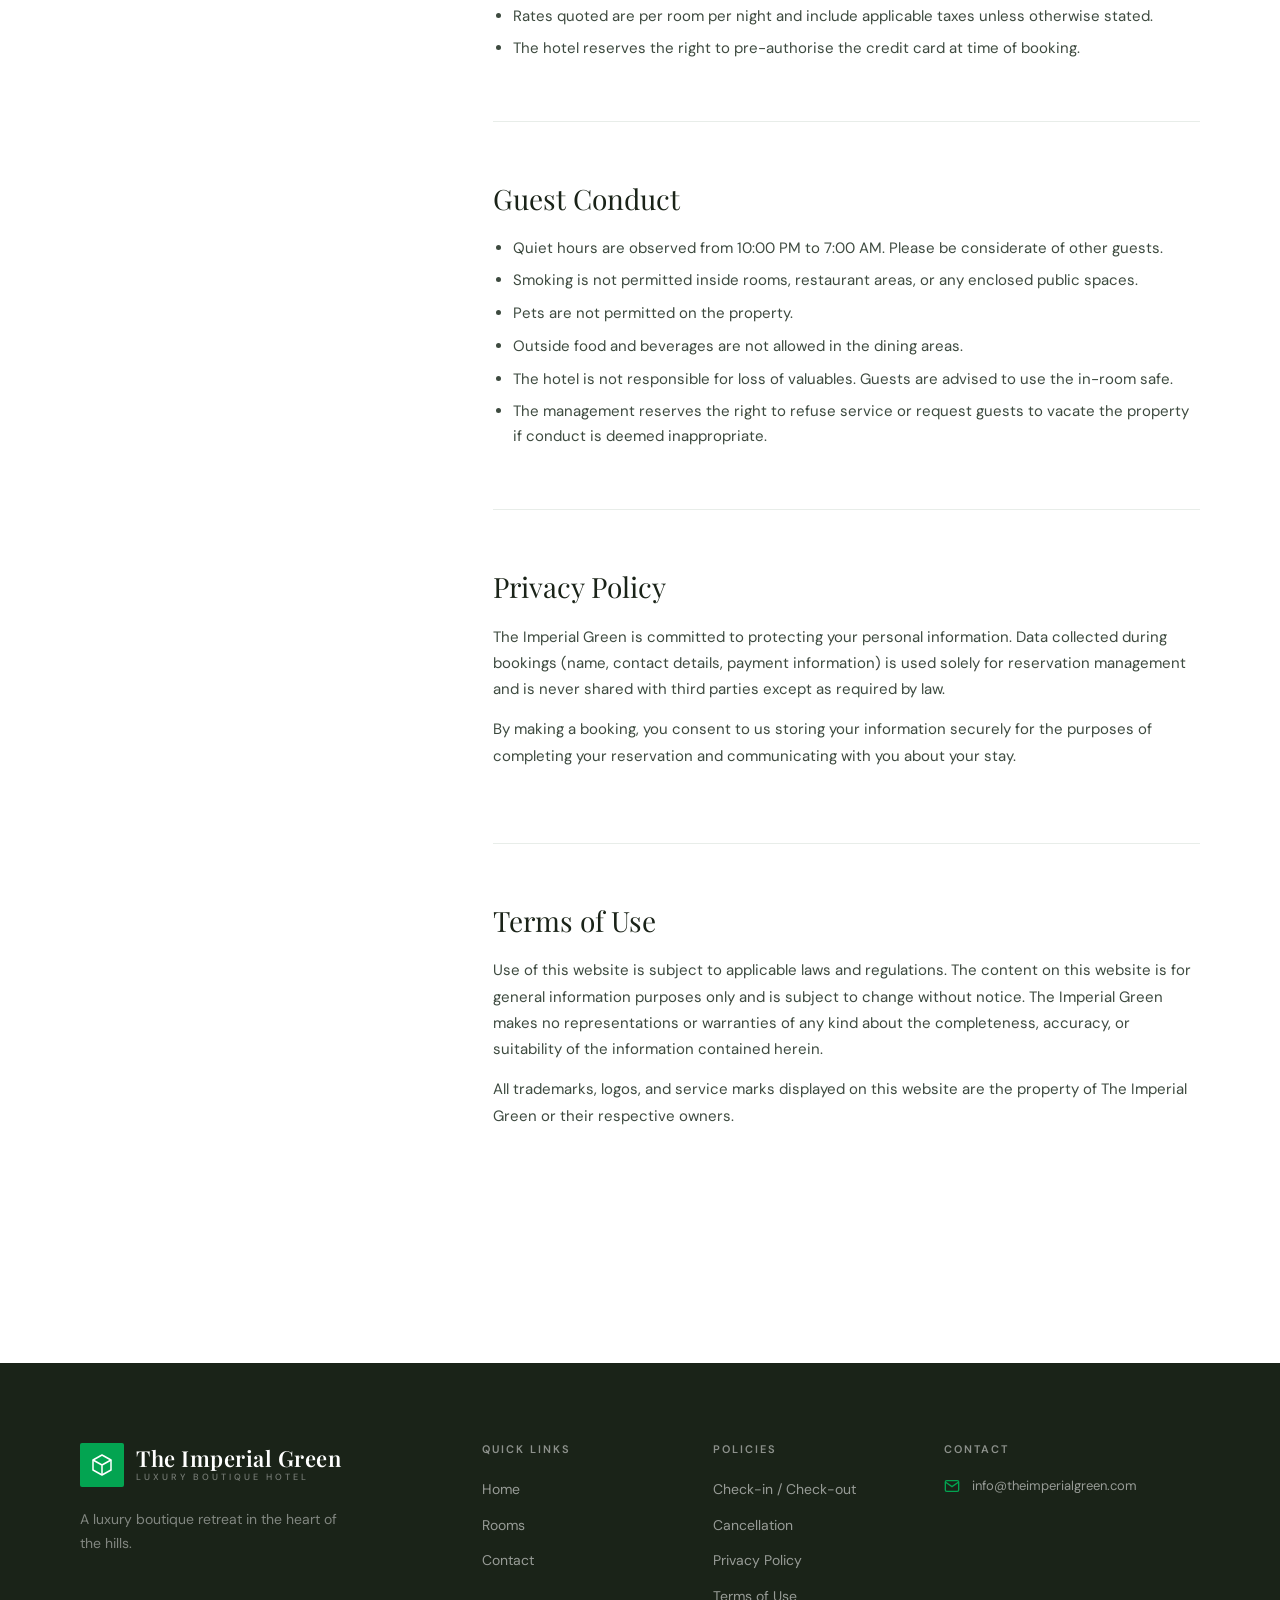
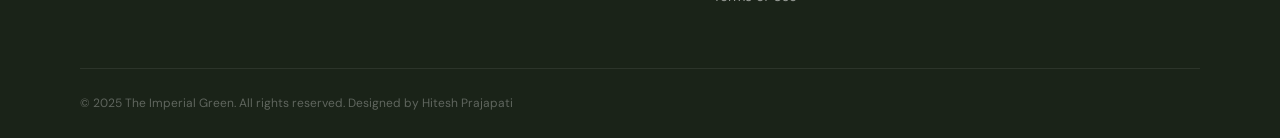
<file: policies.html>
<!doctype html>
<html lang="en">
  <head>
    <meta charset="UTF-8" />
    <meta name="viewport" content="width=device-width, initial-scale=1.0" />
    <title>Policies | The Imperial Green</title>
    <link rel="stylesheet" href="css/style.css" />
    <link rel="preconnect" href="https://fonts.googleapis.com" />
    <link rel="preconnect" href="https://fonts.gstatic.com" crossorigin />
    <style>
      .policies-grid {
        display: grid;
        grid-template-columns: 1fr 2fr;
        gap: 60px;
        align-items: start;
      }
      .policies-nav {
        position: sticky;
        top: 100px;
      }
      .policies-nav ul {
        display: flex;
        flex-direction: column;
        gap: 4px;
      }
      .policies-nav ul li a {
        display: block;
        padding: 10px 16px;
        font-size: 14px;
        font-weight: 500;
        color: var(--neutral-mid);
        border-radius: var(--radius);
        transition: var(--transition);
        border-left: 2px solid transparent;
      }
      .policies-nav ul li a:hover,
      .policies-nav ul li a.active {
        color: var(--green);
        background: var(--green-pale);
        border-left-color: var(--green);
      }
      .policy-section {
        margin-bottom: 60px;
        padding-bottom: 60px;
        border-bottom: 1px solid var(--neutral-light);
      }
      .policy-section:last-child {
        border-bottom: none;
      }
      .policy-section h2 {
        font-size: 28px;
        margin-bottom: 20px;
      }
      .policy-section h3 {
        font-size: 18px;
        margin-bottom: 10px;
        margin-top: 24px;
        font-family: var(--font-body);
        font-weight: 600;
        color: var(--neutral-dark);
      }
      .policy-section p {
        margin-bottom: 14px;
        font-size: 15px;
      }
      .policy-section ul {
        list-style: disc;
        padding-left: 20px;
        display: flex;
        flex-direction: column;
        gap: 8px;
      }
      .policy-section ul li {
        font-size: 15px;
        color: var(--neutral-mid);
        line-height: 1.65;
      }
      .policy-table {
        width: 100%;
        border-collapse: collapse;
        margin-top: 16px;
      }
      .policy-table th,
      .policy-table td {
        padding: 12px 16px;
        text-align: left;
        font-size: 14px;
        border-bottom: 1px solid var(--neutral-light);
      }
      .policy-table th {
        font-weight: 600;
        background: var(--green-bg);
        color: var(--neutral-dark);
      }
      @media (max-width: 768px) {
        .policies-grid {
          grid-template-columns: 1fr;
        }
        .policies-nav {
          display: none;
        }
      }
    </style>
  </head>
  <body>
    <header id="header" class="transparent">
      <div class="header-inner">
        <a href="index.html" class="logo"
          ><div class="logo-wrap">
            <div class="logo-mark">
              <svg viewBox="0 0 24 24" fill="none">
                <path
                  d="M12 2L3 7v10l9 5 9-5V7L12 2z"
                  stroke="white"
                  stroke-width="1.5"
                  stroke-linejoin="round"
                />
                <path
                  d="M12 22V12M3 7l9 5 9-5"
                  stroke="white"
                  stroke-width="1.5"
                  stroke-linejoin="round"
                />
              </svg>
            </div>
            <div class="logo-text">
              <span class="logo-name">The Imperial Green</span
              ><span class="logo-tagline">Luxury Boutique Hotel</span>
            </div>
          </div></a
        >
        <nav class="nav-links">
          <a href="index.html">Home</a><a href="about.html">About</a
          ><a href="property.html">The Property</a><a href="rooms.html">Rooms</a
          ><a href="experiences.html">Experiences</a
          ><a href="gallery.html">Gallery</a><a href="contact.html">Contact</a>
        </nav>
        <div class="nav-book">
          <a
            href="https://bookings.theimperialgreen.com/?propertyId=11531"
            target="_blank"
            rel="noopener"
            class="btn btn-primary"
            >Book Now</a
          >
        </div>
        <button class="hamburger" id="hamburger" aria-label="Open menu">
          <span></span><span></span><span></span>
        </button>
      </div>
    </header>
    <nav class="mobile-nav" id="mobile-nav">
      <a href="index.html">Home</a><a href="about.html">About</a
      ><a href="property.html">The Property</a><a href="rooms.html">Rooms</a
      ><a href="experiences.html">Experiences</a
      ><a href="gallery.html">Gallery</a><a href="contact.html">Contact</a
      ><a
        href="https://bookings.theimperialgreen.com/?propertyId=11531"
        target="_blank"
        rel="noopener"
        class="btn btn-primary"
        >Book Now</a
      >
    </nav>
    <div class="page-hero">
      <div class="container">
        <span class="eyebrow">Hotel Information</span>
        <h1>Policies</h1>
        <p>Everything you need to know for a smooth and comfortable stay.</p>
      </div>
    </div>

    <section class="section">
      <div class="container">
        <div class="policies-grid">
          <aside class="policies-nav reveal">
            <ul>
              <li><a href="#checkin">Check-in / Check-out</a></li>
              <li><a href="#cancellation">Cancellation Policy</a></li>
              <li><a href="#payment">Payment</a></li>
              <li><a href="#conduct">Guest Conduct</a></li>
              <li><a href="#privacy">Privacy Policy</a></li>
              <li><a href="#terms">Terms of Use</a></li>
            </ul>
          </aside>
          <div class="reveal reveal-delay-1">
            <div class="policy-section" id="checkin">
              <h2>Check-in &amp; Check-out</h2>
              <table class="policy-table">
                <thead>
                  <tr>
                    <th>Type</th>
                    <th>Time</th>
                  </tr>
                </thead>
                <tbody>
                  <tr>
                    <td>Check-in</td>
                    <td>12:00 PM onwards</td>
                  </tr>
                  <tr>
                    <td>Check-out</td>
                    <td>By 11:00 AM</td>
                  </tr>
                  <tr>
                    <td>Early Check-in</td>
                    <td>Subject to availability. Contact us in advance.</td>
                  </tr>
                  <tr>
                    <td>Late Check-out</td>
                    <td>
                      Subject to availability. Additional charges may apply.
                    </td>
                  </tr>
                </tbody>
              </table>
              <h3>ID Requirements</h3>
              <p>
                All guests must present a valid government-issued photo ID at
                check-in. Foreign nationals must present their passport and
                visa.
              </p>
            </div>
            <div class="policy-section" id="cancellation">
              <h2>Cancellation Policy</h2>
              <ul>
                <li>
                  Cancellations made <strong>7 or more days</strong> before
                  arrival: Full refund minus transaction fees.
                </li>
                <li>
                  Cancellations made <strong>3–6 days</strong> before arrival:
                  50% of the booking amount will be charged.
                </li>
                <li>
                  Cancellations made <strong>less than 3 days</strong> before
                  arrival or no-shows: First night's room charge applies.
                </li>
                <li>
                  During peak seasons (holidays, long weekends): A stricter
                  policy may apply — please confirm at time of booking.
                </li>
              </ul>
              <p style="margin-top: 16px">
                All cancellations must be communicated in writing via email to
                <a
                  href="mailto:info@theimperialgreen.com"
                  style="color: var(--green)"
                  >info@theimperialgreen.com</a
                >.
              </p>
            </div>
            <div class="policy-section" id="payment">
              <h2>Payment Policy</h2>
              <ul>
                <li>
                  We accept all major credit and debit cards, UPI, net banking,
                  and cash.
                </li>
                <li>
                  A security deposit may be required at check-in and will be
                  fully refunded at check-out, subject to the room being in good
                  condition.
                </li>
                <li>
                  Rates quoted are per room per night and include applicable
                  taxes unless otherwise stated.
                </li>
                <li>
                  The hotel reserves the right to pre-authorise the credit card
                  at time of booking.
                </li>
              </ul>
            </div>
            <div class="policy-section" id="conduct">
              <h2>Guest Conduct</h2>
              <ul>
                <li>
                  Quiet hours are observed from 10:00 PM to 7:00 AM. Please be
                  considerate of other guests.
                </li>
                <li>
                  Smoking is not permitted inside rooms, restaurant areas, or
                  any enclosed public spaces.
                </li>
                <li>Pets are not permitted on the property.</li>
                <li>
                  Outside food and beverages are not allowed in the dining
                  areas.
                </li>
                <li>
                  The hotel is not responsible for loss of valuables. Guests are
                  advised to use the in-room safe.
                </li>
                <li>
                  The management reserves the right to refuse service or request
                  guests to vacate the property if conduct is deemed
                  inappropriate.
                </li>
              </ul>
            </div>
            <div class="policy-section" id="privacy">
              <h2>Privacy Policy</h2>
              <p>
                The Imperial Green is committed to protecting your personal
                information. Data collected during bookings (name, contact
                details, payment information) is used solely for reservation
                management and is never shared with third parties except as
                required by law.
              </p>
              <p>
                By making a booking, you consent to us storing your information
                securely for the purposes of completing your reservation and
                communicating with you about your stay.
              </p>
            </div>
            <div class="policy-section" id="terms">
              <h2>Terms of Use</h2>
              <p>
                Use of this website is subject to applicable laws and
                regulations. The content on this website is for general
                information purposes only and is subject to change without
                notice. The Imperial Green makes no representations or
                warranties of any kind about the completeness, accuracy, or
                suitability of the information contained herein.
              </p>
              <p>
                All trademarks, logos, and service marks displayed on this
                website are the property of The Imperial Green or their
                respective owners.
              </p>
            </div>
          </div>
        </div>
      </div>
    </section>
    <footer id="footer">
      <div class="container">
        <div class="footer-grid">
          <div class="footer-brand">
            <div class="logo-wrap">
              <div class="logo-mark">
                <svg viewBox="0 0 24 24" fill="none">
                  <path
                    d="M12 2L3 7v10l9 5 9-5V7L12 2z"
                    stroke="white"
                    stroke-width="1.5"
                    stroke-linejoin="round"
                  />
                  <path
                    d="M12 22V12M3 7l9 5 9-5"
                    stroke="white"
                    stroke-width="1.5"
                    stroke-linejoin="round"
                  />
                </svg>
              </div>
              <div class="logo-text">
                <span class="logo-name">The Imperial Green</span
                ><span class="logo-tagline">Luxury Boutique Hotel</span>
              </div>
            </div>
            <p class="footer-desc">
              A luxury boutique retreat in the heart of the hills.
            </p>
          </div>
          <div class="footer-col">
            <h4>Quick Links</h4>
            <ul>
              <li><a href="index.html">Home</a></li>
              <li><a href="rooms.html">Rooms</a></li>
              <li><a href="contact.html">Contact</a></li>
            </ul>
          </div>
          <div class="footer-col">
            <h4>Policies</h4>
            <ul>
              <li><a href="policies.html#checkin">Check-in / Check-out</a></li>
              <li><a href="policies.html#cancellation">Cancellation</a></li>
              <li><a href="policies.html#privacy">Privacy Policy</a></li>
              <li><a href="policies.html#terms">Terms of Use</a></li>
            </ul>
          </div>
          <div class="footer-col">
            <h4>Contact</h4>
            <div class="footer-contact">
              <div class="footer-contact-item">
                <svg viewBox="0 0 24 24" stroke-width="2">
                  <path
                    d="M4 4h16c1.1 0 2 .9 2 2v12c0 1.1-.9 2-2 2H4c-1.1 0-2-.9-2-2V6c0-1.1.9-2 2-2z"
                  />
                  <polyline points="22,6 12,13 2,6" /></svg
                ><span
                  ><a href="mailto:info@theimperialgreen.com"
                    >info@theimperialgreen.com</a
                  ></span
                >
              </div>
            </div>
          </div>
        </div>
        <div class="footer-bottom">
          <p>
            &copy; 2025 The Imperial Green. All rights reserved. Designed by
            <a href="https://github.com/autistickyrios" target="_blank"
              >Hitesh Prajapati</a
            >
          </p>
        </div>
      </div>
    </footer>
    <script src="js/main.js"></script>
  </body>
</html>
</file>
<file: css/style.css>
/* ============================================
   THE IMPERIAL GREEN — Main Stylesheet
   Aesthetic: Refined Luxury / Editorial
============================================ */

@import url('https://fonts.googleapis.com/css2?family=Playfair+Display:ital,wght@0,400;0,500;0,600;0,700;1,400;1,500&family=Cormorant+Garamond:ital,wght@0,300;0,400;0,500;1,300;1,400&family=DM+Sans:wght@300;400;500&display=swap');

/* ---- CSS Variables ---- */
:root {
  --green:        #03A451;
  --green-dark:   #027A3A;
  --green-deep:   #01572A;
  --green-light:  #3BCF8E;
  --green-pale:   #D4F0E4;
  --green-bg:     #F4FAF7;
  --neutral-dark: #1A2318;
  --neutral-mid:  #3D4A3F;
  --neutral-light:#E8EDE9;
  --neutral-muted:#8A9A8C;
  --white:        #FFFFFF;
  --cream:        #FAF8F3;

  --font-display: 'Playfair Display', Georgia, serif;
  --font-serif:   'Cormorant Garamond', Georgia, serif;
  --font-body:    'DM Sans', sans-serif;

  --radius:     4px;
  --radius-lg:  12px;
  --shadow-sm:  0 2px 12px rgba(3,164,81,0.08);
  --shadow-md:  0 8px 32px rgba(26,35,24,0.12);
  --shadow-lg:  0 20px 60px rgba(26,35,24,0.18);

  --transition: 0.35s cubic-bezier(0.4, 0, 0.2, 1);
}

/* ---- Reset ---- */
*, *::before, *::after { box-sizing: border-box; margin: 0; padding: 0; }
html { scroll-behavior: smooth; font-size: 16px; }
body {
  font-family: var(--font-body);
  color: var(--neutral-dark);
  background: var(--white);
  line-height: 1.6;
  -webkit-font-smoothing: antialiased;
}
img { display: block; max-width: 100%; }
a { color: inherit; text-decoration: none; }
ul { list-style: none; }
button { cursor: pointer; border: none; background: none; font-family: inherit; }

/* ---- Utility ---- */
.container {
  max-width: 1200px;
  margin: 0 auto;
  padding: 0 40px;
}
.section { padding: 100px 0; }
.section-sm { padding: 60px 0; }
.text-green { color: var(--green); }
.text-center { text-align: center; }

/* ---- Typography ---- */
.eyebrow {
  font-family: var(--font-body);
  font-size: 11px;
  font-weight: 500;
  letter-spacing: 3px;
  text-transform: uppercase;
  color: var(--green);
  display: block;
  margin-bottom: 14px;
}
h1, h2, h3, h4 { font-family: var(--font-display); line-height: 1.2; }
h1 { font-size: clamp(38px, 6vw, 68px); font-weight: 400; }
h2 { font-size: clamp(28px, 4vw, 44px); font-weight: 400; }
h3 { font-size: clamp(20px, 2.5vw, 26px); font-weight: 500; }
p { font-size: 16px; color: var(--neutral-mid); line-height: 1.75; }

.section-header { margin-bottom: 60px; }
.section-header p { max-width: 540px; margin-top: 16px; }
.section-header.center { text-align: center; }
.section-header.center p { margin: 16px auto 0; }

/* ---- Buttons ---- */
.btn {
  display: inline-flex;
  align-items: center;
  gap: 8px;
  padding: 14px 32px;
  font-family: var(--font-body);
  font-size: 13px;
  font-weight: 500;
  letter-spacing: 1.5px;
  text-transform: uppercase;
  border-radius: var(--radius);
  transition: var(--transition);
  cursor: pointer;
  white-space: nowrap;
}
.btn-primary {
  background: var(--green);
  color: var(--white);
  border: 1px solid var(--green);
}
.btn-primary:hover {
  background: var(--green-dark);
  border-color: var(--green-dark);
  transform: translateY(-1px);
  box-shadow: 0 8px 24px rgba(3,164,81,0.3);
}
.btn-outline {
  background: transparent;
  color: var(--white);
  border: 1px solid rgba(255,255,255,0.7);
}
.btn-outline:hover {
  background: rgba(255,255,255,0.1);
  border-color: var(--white);
}
.btn-outline-dark {
  background: transparent;
  color: var(--neutral-dark);
  border: 1px solid var(--neutral-dark);
}
.btn-outline-dark:hover {
  background: var(--neutral-dark);
  color: var(--white);
}
.btn-outline-green {
  background: transparent;
  color: var(--green);
  border: 1px solid var(--green);
}
.btn-outline-green:hover {
  background: var(--green);
  color: var(--white);
}

/* ============================================
   HEADER / NAV
============================================ */
#header {
  position: fixed;
  top: 0; left: 0; right: 0;
  z-index: 1000;
  transition: var(--transition);
}
#header .header-inner {
  display: flex;
  align-items: center;
  justify-content: space-between;
  padding: 24px 40px;
  transition: var(--transition);
}
#header.transparent .header-inner {
  background: transparent;
}
#header.scrolled .header-inner {
  background: rgba(255,255,255,0.97);
  backdrop-filter: blur(12px);
  -webkit-backdrop-filter: blur(12px);
  padding: 16px 40px;
  box-shadow: var(--shadow-sm);
}

/* Logo */
.logo {
  display: flex;
  flex-direction: column;
  align-items: flex-start;
  line-height: 1;
  transition: var(--transition);
}
.logo-mark {
  width: 44px;
  height: 44px;
  background: var(--green);
  border-radius: 2px;
  display: flex;
  align-items: center;
  justify-content: center;
}
.logo-mark svg { width: 24px; height: 24px; }
.logo-text {
  display: flex;
  flex-direction: column;
  margin-left: 12px;
}
.logo-wrap {
  display: flex;
  align-items: center;
  gap: 0;
}
.logo-name {
  font-family: var(--font-display);
  font-size: 20px;
  font-weight: 600;
  color: var(--white);
  letter-spacing: 0.5px;
  line-height: 1.1;
  transition: var(--transition);
}
.logo-tagline {
  font-family: var(--font-body);
  font-size: 9px;
  font-weight: 500;
  letter-spacing: 3px;
  text-transform: uppercase;
  color: rgba(255,255,255,0.65);
  transition: var(--transition);
}
#header.scrolled .logo-name { color: var(--neutral-dark); }
#header.scrolled .logo-tagline { color: var(--neutral-muted); }

/* Nav links */
.nav-links {
  display: flex;
  align-items: center;
  gap: 36px;
}
.nav-links a {
  font-size: 12px;
  font-weight: 500;
  letter-spacing: 1.5px;
  text-transform: uppercase;
  color: rgba(255,255,255,0.85);
  position: relative;
  transition: var(--transition);
}
.nav-links a::after {
  content: '';
  position: absolute;
  bottom: -4px; left: 0;
  width: 0; height: 1px;
  background: var(--green-light);
  transition: var(--transition);
}
.nav-links a:hover { color: var(--white); }
.nav-links a:hover::after,
.nav-links a.active::after { width: 100%; }
#header.scrolled .nav-links a { color: var(--neutral-mid); }
#header.scrolled .nav-links a:hover { color: var(--green); }
#header.scrolled .nav-links a::after { background: var(--green); }

.nav-book { margin-left: 12px; }
.nav-book .btn {
  padding: 10px 22px;
  font-size: 11px;
}

/* Hamburger */
.hamburger {
  display: none;
  flex-direction: column;
  gap: 5px;
  padding: 4px;
  z-index: 1001;
}
.hamburger span {
  display: block;
  width: 24px;
  height: 2px;
  background: var(--white);
  transition: var(--transition);
  transform-origin: center;
}
#header.scrolled .hamburger span { background: var(--neutral-dark); }
.hamburger.open span:nth-child(1) { transform: translateY(7px) rotate(45deg); }
.hamburger.open span:nth-child(2) { opacity: 0; transform: scaleX(0); }
.hamburger.open span:nth-child(3) { transform: translateY(-7px) rotate(-45deg); }

/* Mobile nav */
.mobile-nav {
  display: none;
  position: fixed;
  top: 0; left: 0; right: 0; bottom: 0;
  background: var(--neutral-dark);
  z-index: 999;
  flex-direction: column;
  align-items: center;
  justify-content: center;
  gap: 32px;
  opacity: 0;
  pointer-events: none;
  transition: opacity 0.4s ease;
}
.mobile-nav.open {
  display: flex;
  opacity: 1;
  pointer-events: all;
}
.mobile-nav a {
  font-family: var(--font-display);
  font-size: 32px;
  color: var(--white);
  font-weight: 400;
  transition: var(--transition);
}
.mobile-nav a:hover { color: var(--green-light); }
.mobile-nav .btn { margin-top: 16px; }

/* ============================================
   HERO
============================================ */
#hero {
  position: relative;
  height: 100vh;
  min-height: 680px;
  display: flex;
  align-items: center;
  overflow: hidden;
}
.hero-bg {
  position: absolute;
  inset: 0;
  background: linear-gradient(
    135deg,
    #01572A 0%,
    #027A3A 30%,
    #03A451 60%,
    #1A5C38 100%
  );
  overflow: hidden;
}
/* Decorative hero pattern */
.hero-bg::before {
  content: '';
  position: absolute;
  inset: 0;
  background-image:
    radial-gradient(ellipse 80% 60% at 70% 40%, rgba(59,207,142,0.15) 0%, transparent 60%),
    radial-gradient(ellipse 60% 80% at 20% 70%, rgba(1,87,42,0.6) 0%, transparent 70%);
}
.hero-bg::after {
  content: '';
  position: absolute;
  inset: 0;
  background-image: url("data:image/svg+xml,%3Csvg width='60' height='60' viewBox='0 0 60 60' xmlns='http://www.w3.org/2000/svg'%3E%3Cg fill='none' fill-rule='evenodd'%3E%3Cg fill='%23ffffff' fill-opacity='0.03'%3E%3Cpath d='M36 34v-4h-2v4h-4v2h4v4h2v-4h4v-2h-4zm0-30V0h-2v4h-4v2h4v4h2V6h4V4h-4zM6 34v-4H4v4H0v2h4v4h2v-4h4v-2H6zM6 4V0H4v4H0v2h4v4h2V6h4V4H6z'/%3E%3C/g%3E%3C/g%3E%3C/svg%3E");
}

/* Photo overlay when real image is present */
.hero-photo {
  position: absolute;
  inset: 0;
  background-size: cover;
  background-position: center;
  background-repeat: no-repeat;
}
.hero-photo::after {
  content: '';
  position: absolute;
  inset: 0;
  background: linear-gradient(
    to right,
    rgba(1,87,42,0.85) 0%,
    rgba(3,122,58,0.5) 50%,
    rgba(1,87,42,0.3) 100%
  );
}

.hero-content {
  position: relative;
  z-index: 2;
  padding: 0 40px;
  max-width: 1200px;
  margin: 0 auto;
  width: 100%;
  padding-top: 80px;
}
.hero-badge {
  display: inline-flex;
  align-items: center;
  gap: 8px;
  background: rgba(255,255,255,0.12);
  border: 1px solid rgba(255,255,255,0.2);
  border-radius: 100px;
  padding: 6px 16px 6px 8px;
  font-size: 11px;
  font-weight: 500;
  letter-spacing: 2px;
  text-transform: uppercase;
  color: rgba(255,255,255,0.9);
  margin-bottom: 28px;
  backdrop-filter: blur(8px);
}
.hero-badge-dot {
  width: 6px; height: 6px;
  border-radius: 50%;
  background: var(--green-light);
  animation: pulse 2s infinite;
}
@keyframes pulse {
  0%, 100% { opacity: 1; transform: scale(1); }
  50% { opacity: 0.5; transform: scale(1.4); }
}

.hero-content h1 {
  color: var(--white);
  font-weight: 400;
  max-width: 700px;
  line-height: 1.1;
  margin-bottom: 10px;
}
.hero-content h1 em {
  font-style: italic;
  color: var(--green-light);
}
.hero-tagline {
  font-family: var(--font-serif);
  font-size: clamp(18px, 2vw, 24px);
  color: rgba(255,255,255,0.75);
  font-weight: 300;
  font-style: italic;
  margin-bottom: 40px;
  max-width: 480px;
  line-height: 1.5;
}
.hero-cta {
  display: flex;
  gap: 16px;
  flex-wrap: wrap;
}

/* Scroll indicator */
.hero-scroll {
  position: absolute;
  bottom: 40px;
  left: 50%;
  transform: translateX(-50%);
  display: flex;
  flex-direction: column;
  align-items: center;
  gap: 8px;
  color: rgba(255,255,255,0.5);
  font-size: 10px;
  letter-spacing: 2px;
  text-transform: uppercase;
  animation: bounce 2s infinite;
}
.hero-scroll-line {
  width: 1px;
  height: 40px;
  background: linear-gradient(to bottom, rgba(255,255,255,0.5), transparent);
}
@keyframes bounce {
  0%, 100% { transform: translateX(-50%) translateY(0); }
  50% { transform: translateX(-50%) translateY(6px); }
}

/* ============================================
   BOOKING BAR
============================================ */
#booking-bar {
  background: var(--white);
  position: relative;
  z-index: 10;
  box-shadow: var(--shadow-md);
}
.booking-bar-inner {
  max-width: 1200px;
  margin: 0 auto;
  padding: 0 40px;
  display: flex;
  align-items: stretch;
}
.booking-field {
  flex: 1;
  display: flex;
  flex-direction: column;
  justify-content: center;
  padding: 20px 28px;
  border-right: 1px solid var(--neutral-light);
  cursor: pointer;
  transition: var(--transition);
  gap: 4px;
}
.booking-field:hover { background: var(--green-bg); }
.booking-field label {
  font-size: 10px;
  font-weight: 500;
  letter-spacing: 2px;
  text-transform: uppercase;
  color: var(--neutral-muted);
}
.booking-field input,
.booking-field select {
  border: none;
  outline: none;
  font-family: var(--font-body);
  font-size: 15px;
  font-weight: 500;
  color: var(--neutral-dark);
  background: transparent;
  cursor: pointer;
  width: 100%;
  padding: 2px 0;
}
.booking-field select option { color: var(--neutral-dark); }
.booking-btn-wrap {
  padding: 12px 0 12px 0;
  display: flex;
  align-items: center;
}
.booking-btn-wrap .btn {
  height: 100%;
  border-radius: 0;
  padding: 0 40px;
  font-size: 12px;
}

/* ============================================
   ABOUT
============================================ */
#about { background: var(--cream); }
.about-grid {
  display: grid;
  grid-template-columns: 1fr 1fr;
  gap: 80px;
  align-items: center;
}
.about-content .eyebrow { margin-bottom: 18px; }
.about-content h2 { margin-bottom: 20px; }
.about-content p { margin-bottom: 20px; }
.about-highlights {
  display: grid;
  grid-template-columns: 1fr 1fr;
  gap: 12px;
  margin-top: 32px;
}
.highlight-item {
  display: flex;
  align-items: center;
  gap: 10px;
  font-size: 14px;
  font-weight: 500;
  color: var(--neutral-mid);
}
.highlight-icon {
  width: 32px; height: 32px;
  background: var(--green-pale);
  border-radius: 50%;
  display: flex;
  align-items: center;
  justify-content: center;
  flex-shrink: 0;
}
.highlight-icon svg { width: 15px; height: 15px; stroke: var(--green); fill: none; }
.about-image-wrap {
  position: relative;
  height: 600px;
}
.about-img-main {
  width: 100%;
  height: 100%;
  object-fit: cover;
  border-radius: var(--radius-lg);
}
.about-img-badge {
  position: absolute;
  bottom: 32px;
  left: -32px;
  background: var(--white);
  border-radius: var(--radius-lg);
  padding: 20px 24px;
  box-shadow: var(--shadow-lg);
  display: flex;
  align-items: center;
  gap: 16px;
  min-width: 200px;
}
.about-badge-number {
  font-family: var(--font-display);
  font-size: 36px;
  font-weight: 600;
  color: var(--green);
  line-height: 1;
}
.about-badge-text {
  font-size: 12px;
  font-weight: 500;
  color: var(--neutral-mid);
  line-height: 1.4;
}

/* Green accent bar on about image */
.about-image-wrap::before {
  content: '';
  position: absolute;
  top: 24px; right: -24px;
  width: 100%; height: 100%;
  border: 2px solid var(--green-pale);
  border-radius: var(--radius-lg);
  z-index: -1;
}

/* ============================================
   ROOMS
============================================ */
#rooms { background: var(--white); }
.rooms-grid {
  display: grid;
  grid-template-columns: repeat(3, 1fr);
  gap: 28px;
}
.room-card {
  border-radius: var(--radius-lg);
  overflow: hidden;
  background: var(--white);
  box-shadow: var(--shadow-sm);
  transition: var(--transition);
  border: 1px solid var(--neutral-light);
}
.room-card:hover {
  transform: translateY(-6px);
  box-shadow: var(--shadow-lg);
}
.room-img {
  position: relative;
  height: 240px;
  overflow: hidden;
  background: linear-gradient(135deg, var(--green-deep), var(--green));
}
.room-img img {
  width: 100%; height: 100%;
  object-fit: cover;
  transition: transform 0.6s ease;
}
.room-card:hover .room-img img { transform: scale(1.06); }

/* Placeholder pattern for rooms without images */
.room-img-placeholder {
  width: 100%; height: 100%;
  background: linear-gradient(135deg, var(--green-deep) 0%, var(--green) 60%, var(--green-light) 100%);
  display: flex;
  align-items: center;
  justify-content: center;
  position: relative;
  overflow: hidden;
}
.room-img-placeholder::before {
  content: '';
  position: absolute;
  inset: 0;
  background: url("data:image/svg+xml,%3Csvg width='40' height='40' viewBox='0 0 40 40' xmlns='http://www.w3.org/2000/svg'%3E%3Cg fill='none'%3E%3Cg fill='%23ffffff' fill-opacity='0.05'%3E%3Cpath d='M0 40L40 0H20L0 20M40 40V20L20 40'/%3E%3C/g%3E%3C/g%3E%3C/svg%3E");
}
.room-placeholder-icon {
  width: 60px; height: 60px;
  stroke: rgba(255,255,255,0.4);
  fill: none;
}

.room-tag {
  position: absolute;
  top: 16px; left: 16px;
  background: var(--green);
  color: var(--white);
  font-size: 10px;
  font-weight: 600;
  letter-spacing: 1.5px;
  text-transform: uppercase;
  padding: 4px 12px;
  border-radius: 100px;
}
.room-body { padding: 24px; }
.room-body h3 { font-size: 22px; margin-bottom: 8px; }
.room-body p { font-size: 14px; margin-bottom: 16px; line-height: 1.6; }
.room-amenities {
  display: flex;
  flex-wrap: wrap;
  gap: 8px;
  margin-bottom: 20px;
}
.amenity-tag {
  font-size: 11px;
  font-weight: 500;
  color: var(--green-dark);
  background: var(--green-pale);
  padding: 4px 10px;
  border-radius: 100px;
}
.room-actions {
  display: flex;
  gap: 10px;
}
.room-actions .btn { flex: 1; justify-content: center; padding: 10px 16px; font-size: 11px; }

/* ============================================
   EXPERIENCES
============================================ */
#experiences { background: var(--neutral-dark); }
#experiences .eyebrow { color: var(--green-light); }
#experiences h2 { color: var(--white); }
#experiences .section-header p { color: rgba(255,255,255,0.5); }

.experiences-grid {
  display: grid;
  grid-template-columns: repeat(4, 1fr);
  gap: 24px;
}
.exp-card {
  background: rgba(255,255,255,0.04);
  border: 1px solid rgba(255,255,255,0.08);
  border-radius: var(--radius-lg);
  padding: 36px 28px;
  transition: var(--transition);
  cursor: default;
}
.exp-card:hover {
  background: rgba(3,164,81,0.1);
  border-color: rgba(3,164,81,0.3);
  transform: translateY(-4px);
}
.exp-icon {
  width: 52px; height: 52px;
  background: rgba(3,164,81,0.15);
  border-radius: 12px;
  display: flex;
  align-items: center;
  justify-content: center;
  margin-bottom: 20px;
  transition: var(--transition);
}
.exp-card:hover .exp-icon { background: var(--green); }
.exp-icon svg {
  width: 24px; height: 24px;
  stroke: var(--green-light);
  fill: none;
  transition: var(--transition);
}
.exp-card:hover .exp-icon svg { stroke: var(--white); }
.exp-card h3 {
  font-family: var(--font-display);
  font-size: 20px;
  color: var(--white);
  margin-bottom: 12px;
  font-weight: 500;
}
.exp-card p {
  font-size: 14px;
  color: rgba(255,255,255,0.5);
  line-height: 1.7;
}

/* ============================================
   GALLERY
============================================ */
#gallery { background: var(--green-bg); }
.gallery-grid {
  display: grid;
  grid-template-columns: repeat(4, 1fr);
  grid-template-rows: auto;
  gap: 12px;
}
.gallery-item {
  position: relative;
  overflow: hidden;
  border-radius: var(--radius);
  cursor: pointer;
  background: var(--green-deep);
}
.gallery-item:nth-child(1) { grid-column: span 2; grid-row: span 2; }
.gallery-item:nth-child(4) { grid-column: span 2; }

.gallery-img-placeholder {
  width: 100%;
  height: 100%;
  min-height: 200px;
  background: linear-gradient(135deg, var(--green-deep), var(--green-dark));
  display: flex;
  align-items: center;
  justify-content: center;
  transition: var(--transition);
}
.gallery-item:nth-child(1) .gallery-img-placeholder { min-height: 412px; }

.gallery-img-placeholder svg {
  width: 36px; height: 36px;
  stroke: rgba(255,255,255,0.2);
  fill: none;
}

.gallery-item img {
  width: 100%;
  height: 100%;
  object-fit: cover;
  transition: transform 0.5s ease;
  display: block;
}
.gallery-item:hover img { transform: scale(1.08); }

.gallery-overlay {
  position: absolute;
  inset: 0;
  background: rgba(3,164,81,0.3);
  opacity: 0;
  display: flex;
  align-items: center;
  justify-content: center;
  transition: var(--transition);
}
.gallery-item:hover .gallery-overlay { opacity: 1; }
.gallery-overlay svg {
  width: 40px; height: 40px;
  stroke: var(--white);
  fill: none;
}

/* ============================================
   LIGHTBOX
============================================ */
.lightbox {
  position: fixed;
  inset: 0;
  background: rgba(0,0,0,0.95);
  z-index: 9999;
  display: none;
  align-items: center;
  justify-content: center;
}
.lightbox.open { display: flex; }
.lightbox-inner {
  position: relative;
  max-width: 90vw;
  max-height: 90vh;
}
.lightbox-inner img {
  max-width: 90vw;
  max-height: 90vh;
  object-fit: contain;
  border-radius: var(--radius);
}
.lightbox-close {
  position: absolute;
  top: -48px; right: 0;
  width: 40px; height: 40px;
  display: flex;
  align-items: center;
  justify-content: center;
  cursor: pointer;
}
.lightbox-close svg { width: 24px; height: 24px; stroke: var(--white); fill: none; }
.lightbox-prev,
.lightbox-next {
  position: absolute;
  top: 50%; transform: translateY(-50%);
  width: 48px; height: 48px;
  background: rgba(255,255,255,0.1);
  border-radius: 50%;
  display: flex;
  align-items: center;
  justify-content: center;
  cursor: pointer;
  transition: var(--transition);
}
.lightbox-prev { left: -64px; }
.lightbox-next { right: -64px; }
.lightbox-prev:hover,
.lightbox-next:hover { background: rgba(3,164,81,0.5); }
.lightbox-prev svg,
.lightbox-next svg { width: 20px; height: 20px; stroke: var(--white); fill: none; }

/* ============================================
   LOCATION
============================================ */
#location { background: var(--white); }
.location-grid {
  display: grid;
  grid-template-columns: 1fr 1fr;
  gap: 80px;
  align-items: center;
}
.map-embed {
  height: 460px;
  border-radius: var(--radius-lg);
  overflow: hidden;
  background: var(--neutral-light);
  box-shadow: var(--shadow-md);
}
.map-embed iframe {
  width: 100%;
  height: 100%;
  border: none;
}
.map-placeholder {
  width: 100%;
  height: 100%;
  background: linear-gradient(135deg, #1a2f1e, var(--green-dark));
  display: flex;
  flex-direction: column;
  align-items: center;
  justify-content: center;
  gap: 16px;
}
.map-placeholder svg { width: 48px; height: 48px; stroke: var(--green-light); fill: none; }
.map-placeholder p { color: rgba(255,255,255,0.5); font-size: 14px; }

.location-info h2 { margin-bottom: 20px; }
.location-info > p { margin-bottom: 36px; }
.contact-items { display: flex; flex-direction: column; gap: 20px; margin-bottom: 36px; }
.contact-item {
  display: flex;
  align-items: flex-start;
  gap: 16px;
}
.contact-icon {
  width: 44px; height: 44px;
  background: var(--green-pale);
  border-radius: 10px;
  display: flex;
  align-items: center;
  justify-content: center;
  flex-shrink: 0;
}
.contact-icon svg { width: 18px; height: 18px; stroke: var(--green); fill: none; }
.contact-label {
  font-size: 11px;
  font-weight: 500;
  letter-spacing: 1.5px;
  text-transform: uppercase;
  color: var(--neutral-muted);
  display: block;
  margin-bottom: 2px;
}
.contact-value {
  font-size: 15px;
  font-weight: 500;
  color: var(--neutral-dark);
  line-height: 1.5;
}
.contact-value a:hover { color: var(--green); }

/* ============================================
   CTA
============================================ */
#cta {
  background: linear-gradient(135deg, var(--green-deep) 0%, var(--green-dark) 50%, #03A451 100%);
  position: relative;
  overflow: hidden;
  padding: 100px 0;
  text-align: center;
}
#cta::before {
  content: '';
  position: absolute;
  inset: 0;
  background: url("data:image/svg+xml,%3Csvg width='80' height='80' viewBox='0 0 80 80' xmlns='http://www.w3.org/2000/svg'%3E%3Cg fill='none'%3E%3Cg fill='%23ffffff' fill-opacity='0.03'%3E%3Cpath d='M50 50c0-5.523 4.477-10 10-10s10 4.477 10 10-4.477 10-10 10c0 5.523-4.477 10-10 10s-10-4.477-10-10 4.477-10 10-10zM10 10c0-5.523 4.477-10 10-10s10 4.477 10 10-4.477 10-10 10c0 5.523-4.477 10-10 10S0 25.523 0 20s4.477-10 10-10z'/%3E%3C/g%3E%3C/g%3E%3C/svg%3E");
}
#cta .eyebrow { color: var(--green-light); }
#cta h2 {
  color: var(--white);
  font-size: clamp(32px, 4vw, 52px);
  max-width: 600px;
  margin: 0 auto 20px;
}
#cta p {
  color: rgba(255,255,255,0.65);
  max-width: 460px;
  margin: 0 auto 40px;
  font-size: 17px;
}
.cta-buttons {
  display: flex;
  gap: 16px;
  justify-content: center;
  flex-wrap: wrap;
}

/* ============================================
   FOOTER
============================================ */
#footer {
  background: var(--neutral-dark);
  padding: 80px 0 0;
}
.footer-grid {
  display: grid;
  grid-template-columns: 2fr 1fr 1fr 1.5fr;
  gap: 60px;
  padding-bottom: 60px;
  border-bottom: 1px solid rgba(255,255,255,0.08);
}
.footer-brand .logo-name { color: var(--white); font-size: 22px; }
.footer-brand .logo-tagline { color: rgba(255,255,255,0.4); }
.footer-desc {
  color: rgba(255,255,255,0.45);
  font-size: 14px;
  line-height: 1.75;
  margin-top: 20px;
  max-width: 280px;
}
.social-links {
  display: flex;
  gap: 12px;
  margin-top: 24px;
}
.social-link {
  width: 36px; height: 36px;
  border-radius: 8px;
  background: rgba(255,255,255,0.06);
  display: flex;
  align-items: center;
  justify-content: center;
  transition: var(--transition);
  border: 1px solid rgba(255,255,255,0.08);
}
.social-link:hover { background: var(--green); border-color: var(--green); }
.social-link svg { width: 16px; height: 16px; stroke: rgba(255,255,255,0.7); fill: none; }
.social-link:hover svg { stroke: var(--white); }

.footer-col h4 {
  font-family: var(--font-body);
  font-size: 11px;
  font-weight: 600;
  letter-spacing: 2px;
  text-transform: uppercase;
  color: rgba(255,255,255,0.5);
  margin-bottom: 20px;
}
.footer-col ul { display: flex; flex-direction: column; gap: 10px; }
.footer-col ul li a {
  font-size: 14px;
  color: rgba(255,255,255,0.55);
  transition: var(--transition);
}
.footer-col ul li a:hover { color: var(--green-light); }

.footer-contact { display: flex; flex-direction: column; gap: 14px; }
.footer-contact-item {
  display: flex;
  align-items: flex-start;
  gap: 12px;
}
.footer-contact-item svg {
  width: 16px; height: 16px;
  stroke: var(--green);
  fill: none;
  flex-shrink: 0;
  margin-top: 2px;
}
.footer-contact-item span {
  font-size: 13px;
  color: rgba(255,255,255,0.55);
  line-height: 1.5;
}
.footer-contact-item a { color: rgba(255,255,255,0.55); transition: var(--transition); }
.footer-contact-item a:hover { color: var(--green-light); }

.footer-bottom {
  padding: 24px 0;
  display: flex;
  align-items: center;
  justify-content: space-between;
}
.footer-bottom p {
  font-size: 12px;
  color: rgba(255,255,255,0.3);
}
.footer-bottom-links {
  display: flex;
  gap: 24px;
}
.footer-bottom-links a {
  font-size: 12px;
  color: rgba(255,255,255,0.3);
  transition: var(--transition);
}
.footer-bottom-links a:hover { color: rgba(255,255,255,0.6); }

/* ============================================
   PAGE HERO (inner pages)
============================================ */
.page-hero {
  padding: 180px 0 100px;
  background: linear-gradient(135deg, var(--green-deep), var(--green-dark));
  text-align: center;
  position: relative;
}
.page-hero::after {
  content: '';
  position: absolute;
  bottom: -1px; left: 0; right: 0;
  height: 60px;
  background: var(--white);
  clip-path: ellipse(55% 100% at 50% 100%);
}
.page-hero h1 { color: var(--white); font-size: clamp(36px, 5vw, 56px); }
.page-hero .eyebrow { color: var(--green-light); }
.page-hero p { color: rgba(255,255,255,0.65); max-width: 500px; margin: 16px auto 0; }

/* ============================================
   REVEAL ANIMATIONS
============================================ */
.reveal {
  opacity: 0;
  transform: translateY(30px);
  transition: opacity 0.7s ease, transform 0.7s ease;
}
.reveal.revealed {
  opacity: 1;
  transform: translateY(0);
}
.reveal-delay-1 { transition-delay: 0.1s; }
.reveal-delay-2 { transition-delay: 0.2s; }
.reveal-delay-3 { transition-delay: 0.3s; }
.reveal-delay-4 { transition-delay: 0.4s; }

/* ============================================
   RESPONSIVE
============================================ */
@media (max-width: 1100px) {
  .rooms-grid { grid-template-columns: repeat(2, 1fr); }
  .experiences-grid { grid-template-columns: repeat(2, 1fr); }
  .footer-grid { grid-template-columns: 1fr 1fr; gap: 40px; }
}

@media (max-width: 768px) {
  .container { padding: 0 24px; }
  .section { padding: 70px 0; }
  h2 { font-size: 28px; }

  /* Nav */
  .nav-links, .nav-book { display: none; }
  .hamburger { display: flex; }
  #header .header-inner { padding: 20px 24px; }
  #header.scrolled .header-inner { padding: 14px 24px; }

  /* Hero */
  .hero-content { padding: 0 24px; padding-top: 80px; }
  .hero-cta { gap: 12px; }
  .hero-cta .btn { padding: 12px 24px; font-size: 11px; }

  /* Booking bar */
  .booking-bar-inner { flex-direction: column; }
  .booking-field { border-right: none; border-bottom: 1px solid var(--neutral-light); padding: 16px 24px; }
  .booking-btn-wrap { padding: 16px 24px; }
  .booking-btn-wrap .btn { width: 100%; justify-content: center; }

  /* About */
  .about-grid { grid-template-columns: 1fr; gap: 48px; }
  .about-image-wrap { height: 380px; }
  .about-image-wrap::before { display: none; }
  .about-img-badge { left: 16px; bottom: 16px; }

  /* Rooms */
  .rooms-grid { grid-template-columns: 1fr; }

  /* Experiences */
  .experiences-grid { grid-template-columns: 1fr 1fr; }

  /* Gallery */
  .gallery-grid {
    grid-template-columns: 1fr 1fr;
  }
  .gallery-item:nth-child(1) { grid-column: span 2; }
  .gallery-item:nth-child(4) { grid-column: span 1; }

  /* Location */
  .location-grid { grid-template-columns: 1fr; gap: 48px; }

  /* Footer */
  .footer-grid { grid-template-columns: 1fr; gap: 36px; }
  .footer-bottom { flex-direction: column; gap: 12px; text-align: center; }
  .footer-desc { max-width: 100%; }

  /* Lightbox */
  .lightbox-prev { left: -20px; }
  .lightbox-next { right: -20px; }
}

@media (max-width: 480px) {
  .experiences-grid { grid-template-columns: 1fr; }
  .about-highlights { grid-template-columns: 1fr; }
  .gallery-grid { grid-template-columns: 1fr; }
  .gallery-item:nth-child(1) { grid-column: span 1; }
  .gallery-item:nth-child(4) { grid-column: span 1; }
  .cta-buttons { flex-direction: column; align-items: center; }
  .footer-bottom-links { flex-direction: column; align-items: center; gap: 10px; }
}
</file>
